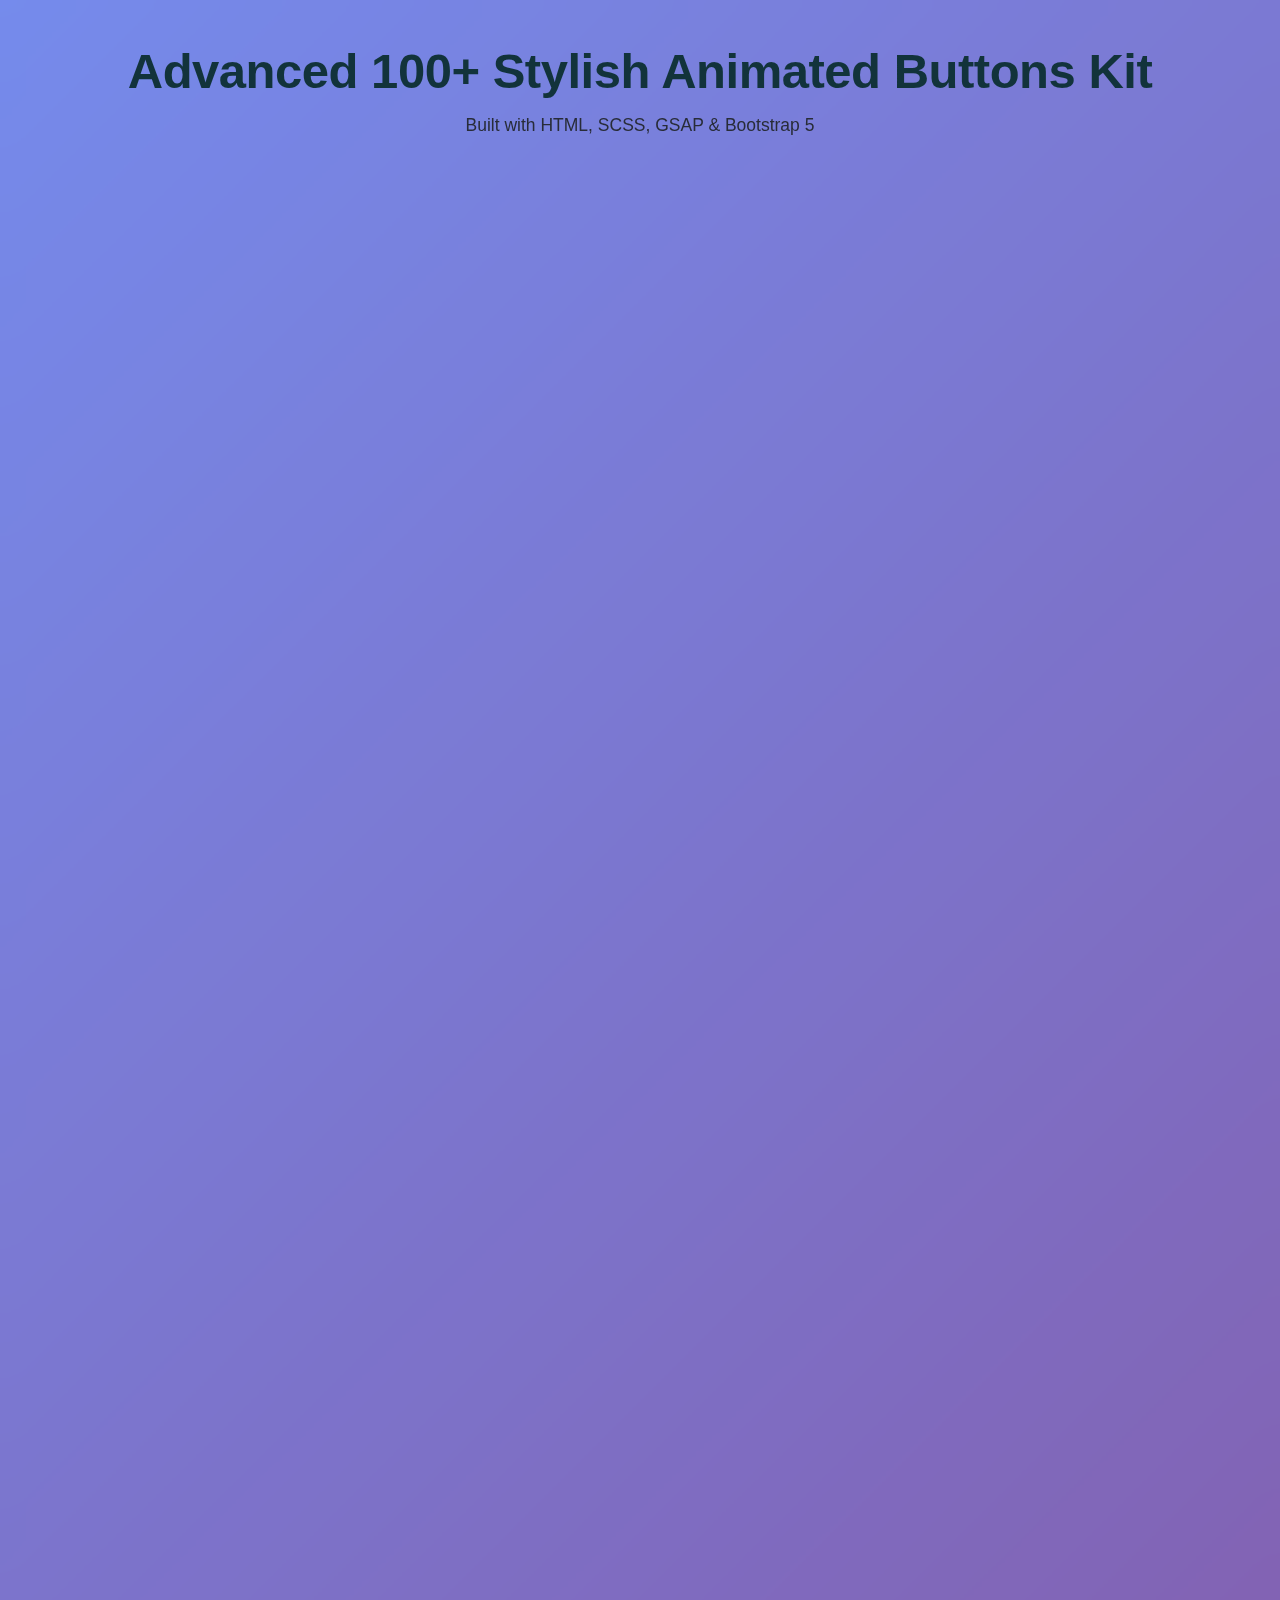
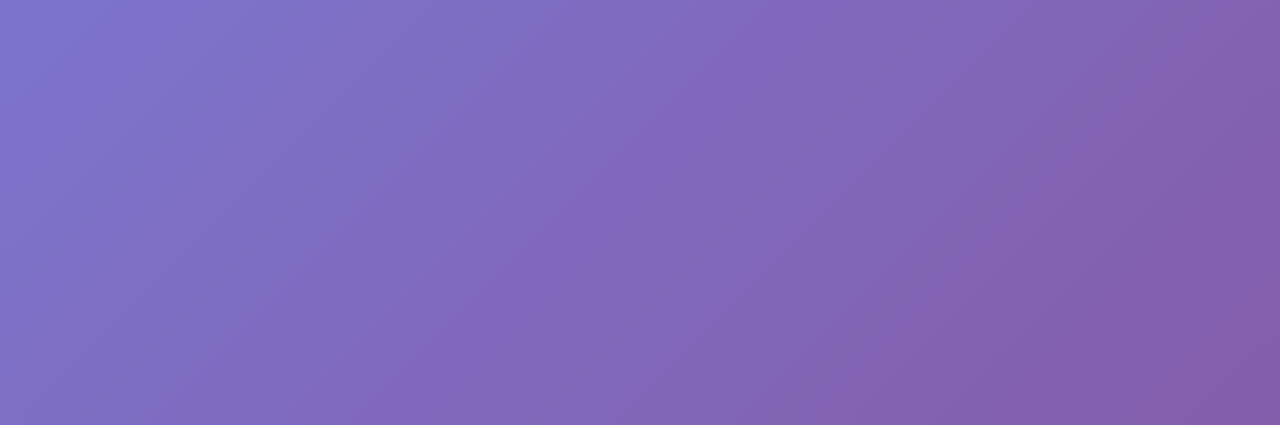
<file: index.html>
<!DOCTYPE html>
<html lang="en">
<head>
    <meta charset="UTF-8">
    <meta name="viewport" content="width=device-width, initial-scale=1.0">
    <title>Advanced 100+ Stylish Animated Buttons Kit</title>
    <link href="https://cdn.jsdelivr.net/npm/bootstrap@5.3.0/dist/css/bootstrap.min.css" rel="stylesheet">
    <link href="style.css" rel="stylesheet">
</head>
<body>
    <div class="wrap">
        <div class="container py-5">
            <!-- Header Section -->
            <div class="text-center mb-5">
                <h1 class="display-4 fw-bold mb-3">Advanced 100+ Stylish Animated Buttons Kit</h1>
                <p class="lead mb-4">Built with HTML, SCSS, GSAP & Bootstrap 5</p>
                <div class="row justify-content-center">
                    <div class="col-lg-8">
                        <div class="d-flex flex-wrap justify-content-center gap-2 mb-4">
                            <span class="badge bg-primary">100+ Unique Button Styles</span>
                            <span class="badge bg-secondary">GSAP Animations</span>
                            <span class="badge bg-success">Responsive Design</span>
                            <span class="badge bg-warning">Modern Effects</span>
                            <span class="badge bg-info">BEM Methodology</span>
                            <span class="badge bg-dark">Bootstrap 5 Integration</span>
                        </div>
                    </div>
                </div>
            </div>

            <!-- Buttons Grid -->
            <div class="buttons-grid">
                <div class="row g-3">
                    <!-- Solid Buttons -->
                    <div class="col-md-3"><button class="it-btn it-btn--style1">Button 1</button></div>
                    <div class="col-md-3"><button class="it-btn it-btn--style2">Button 2</button></div>
                    <div class="col-md-3"><button class="it-btn it-btn--style3">Button 3</button></div>
                    <div class="col-md-3"><button class="it-btn it-btn--style4">Button 4</button></div>
                    
                    <!-- Gradient Buttons -->
                    <div class="col-md-3"><button class="it-btn it-btn--style5">Button 5</button></div>
                    <div class="col-md-3"><button class="it-btn it-btn--style6">Button 6</button></div>
                    <div class="col-md-3"><button class="it-btn it-btn--style7">Button 7</button></div>
                    <div class="col-md-3"><button class="it-btn it-btn--style8">Button 8</button></div>
                    
                    <!-- Outlined Buttons -->
                    <div class="col-md-3"><button class="it-btn it-btn--style9">Button 9</button></div>
                    <div class="col-md-3"><button class="it-btn it-btn--style10">Button 10</button></div>
                    <div class="col-md-3"><button class="it-btn it-btn--style11">Button 11</button></div>
                    <div class="col-md-3"><button class="it-btn it-btn--style12">Button 12</button></div>
                    
                    <!-- Ghost Buttons -->
                    <div class="col-md-3"><button class="it-btn it-btn--style13">Button 13</button></div>
                    <div class="col-md-3"><button class="it-btn it-btn--style14">Button 14</button></div>
                    <div class="col-md-3"><button class="it-btn it-btn--style15">Button 15</button></div>
                    <div class="col-md-3"><button class="it-btn it-btn--style16">Button 16</button></div>
                    
                    <!-- Glassmorphism Buttons -->
                    <div class="col-md-3"><button class="it-btn it-btn--style17">Button 17</button></div>
                    <div class="col-md-3"><button class="it-btn it-btn--style18">Button 18</button></div>
                    <div class="col-md-3"><button class="it-btn it-btn--style19">Button 19</button></div>
                    <div class="col-md-3"><button class="it-btn it-btn--style20">Button 20</button></div>
                    
                    <!-- Neon Buttons -->
                    <div class="col-md-3"><button class="it-btn it-btn--style21">Button 21</button></div>
                    <div class="col-md-3"><button class="it-btn it-btn--style22">Button 22</button></div>
                    <div class="col-md-3"><button class="it-btn it-btn--style23">Button 23</button></div>
                    <div class="col-md-3"><button class="it-btn it-btn--style24">Button 24</button></div>
                    
                    <!-- 3D Buttons -->
                    <div class="col-md-3"><button class="it-btn it-btn--style25">Button 25</button></div>
                    <div class="col-md-3"><button class="it-btn it-btn--style26">Button 26</button></div>
                    <div class="col-md-3"><button class="it-btn it-btn--style27">Button 27</button></div>
                    <div class="col-md-3"><button class="it-btn it-btn--style28">Button 28</button></div>
                    
                    <!-- Shadow Buttons -->
                    <div class="col-md-3"><button class="it-btn it-btn--style29">Button 29</button></div>
                    <div class="col-md-3"><button class="it-btn it-btn--style30">Button 30</button></div>
                    <div class="col-md-3"><button class="it-btn it-btn--style31">Button 31</button></div>
                    <div class="col-md-3"><button class="it-btn it-btn--style32">Button 32</button></div>
                    
                    <!-- Icon Buttons -->
                    <div class="col-md-3"><button class="it-btn it-btn--style33">🚀 Button 33</button></div>
                    <div class="col-md-3"><button class="it-btn it-btn--style34">⭐ Button 34</button></div>
                    <div class="col-md-3"><button class="it-btn it-btn--style35">💎 Button 35</button></div>
                    <div class="col-md-3"><button class="it-btn it-btn--style36">🔥 Button 36</button></div>
                    
                    <!-- Rounded Buttons -->
                    <div class="col-md-3"><button class="it-btn it-btn--style37">Button 37</button></div>
                    <div class="col-md-3"><button class="it-btn it-btn--style38">Button 38</button></div>
                    <div class="col-md-3"><button class="it-btn it-btn--style39">Button 39</button></div>
                    <div class="col-md-3"><button class="it-btn it-btn--style40">Button 40</button></div>
                    
                    <!-- Circular Buttons -->
                    <div class="col-md-3"><button class="it-btn it-btn--style41">41</button></div>
                    <div class="col-md-3"><button class="it-btn it-btn--style42">42</button></div>
                    <div class="col-md-3"><button class="it-btn it-btn--style43">43</button></div>
                    <div class="col-md-3"><button class="it-btn it-btn--style44">44</button></div>
                    
                    <!-- Animated Border Buttons -->
                    <div class="col-md-3"><button class="it-btn it-btn--style45">Button 45</button></div>
                    <div class="col-md-3"><button class="it-btn it-btn--style46">Button 46</button></div>
                    <div class="col-md-3"><button class="it-btn it-btn--style47">Button 47</button></div>
                    <div class="col-md-3"><button class="it-btn it-btn--style48">Button 48</button></div>
                    
                    <!-- Hover Effect Buttons -->
                    <div class="col-md-3"><button class="it-btn it-btn--style49">Button 49</button></div>
                    <div class="col-md-3"><button class="it-btn it-btn--style50">Button 50</button></div>
                    <div class="col-md-3"><button class="it-btn it-btn--style51">Button 51</button></div>
                    <div class="col-md-3"><button class="it-btn it-btn--style52">Button 52</button></div>
                    
                    <!-- Transform Effect Buttons -->
                    <div class="col-md-3"><button class="it-btn it-btn--style53">Button 53</button></div>
                    <div class="col-md-3"><button class="it-btn it-btn--style54">Button 54</button></div>
                    <div class="col-md-3"><button class="it-btn it-btn--style55">Button 55</button></div>
                    <div class="col-md-3"><button class="it-btn it-btn--style56">Button 56</button></div>
                    
                    <!-- Glow Effect Buttons -->
                    <div class="col-md-3"><button class="it-btn it-btn--style57">Button 57</button></div>
                    <div class="col-md-3"><button class="it-btn it-btn--style58">Button 58</button></div>
                    <div class="col-md-3"><button class="it-btn it-btn--style59">Button 59</button></div>
                    <div class="col-md-3"><button class="it-btn it-btn--style60">Button 60</button></div>
                    
                    <!-- Shimmer Effect Buttons -->
                    <div class="col-md-3"><button class="it-btn it-btn--style61">Button 61</button></div>
                    <div class="col-md-3"><button class="it-btn it-btn--style62">Button 62</button></div>
                    <div class="col-md-3"><button class="it-btn it-btn--style63">Button 63</button></div>
                    <div class="col-md-3"><button class="it-btn it-btn--style64">Button 64</button></div>
                    
                    <!-- Pulse Effect Buttons -->
                    <div class="col-md-3"><button class="it-btn it-btn--style65">Button 65</button></div>
                    <div class="col-md-3"><button class="it-btn it-btn--style66">Button 66</button></div>
                    <div class="col-md-3"><button class="it-btn it-btn--style67">Button 67</button></div>
                    <div class="col-md-3"><button class="it-btn it-btn--style68">Button 68</button></div>
                    
                    <!-- Bounce Effect Buttons -->
                    <div class="col-md-3"><button class="it-btn it-btn--style69">Button 69</button></div>
                    <div class="col-md-3"><button class="it-btn it-btn--style70">Button 70</button></div>
                    <div class="col-md-3"><button class="it-btn it-btn--style71">Button 71</button></div>
                    <div class="col-md-3"><button class="it-btn it-btn--style72">Button 72</button></div>
                    
                    <!-- Size Variants -->
                    <div class="col-md-3"><button class="it-btn it-btn--style73 it-btn--sm">Small 73</button></div>
                    <div class="col-md-3"><button class="it-btn it-btn--style74 it-btn--md">Medium 74</button></div>
                    <div class="col-md-3"><button class="it-btn it-btn--style75 it-btn--lg">Large 75</button></div>
                    <div class="col-md-3"><button class="it-btn it-btn--style76 it-btn--xl">XL 76</button></div>
                    
                    <!-- Special Effects -->
                    <div class="col-md-3"><button class="it-btn it-btn--style77">Button 77</button></div>
                    <div class="col-md-3"><button class="it-btn it-btn--style78">Button 78</button></div>
                    <div class="col-md-3"><button class="it-btn it-btn--style79">Button 79</button></div>
                    <div class="col-md-3"><button class="it-btn it-btn--style80">Button 80</button></div>
                    
                    <!-- More Variants -->
                    <div class="col-md-3"><button class="it-btn it-btn--style81">Button 81</button></div>
                    <div class="col-md-3"><button class="it-btn it-btn--style82">Button 82</button></div>
                    <div class="col-md-3"><button class="it-btn it-btn--style83">Button 83</button></div>
                    <div class="col-md-3"><button class="it-btn it-btn--style84">Button 84</button></div>
                    
                    <div class="col-md-3"><button class="it-btn it-btn--style85">Button 85</button></div>
                    <div class="col-md-3"><button class="it-btn it-btn--style86">Button 86</button></div>
                    <div class="col-md-3"><button class="it-btn it-btn--style87">Button 87</button></div>
                    <div class="col-md-3"><button class="it-btn it-btn--style88">Button 88</button></div>
                    
                    <div class="col-md-3"><button class="it-btn it-btn--style89">Button 89</button></div>
                    <div class="col-md-3"><button class="it-btn it-btn--style90">Button 90</button></div>
                    <div class="col-md-3"><button class="it-btn it-btn--style91">Button 91</button></div>
                    <div class="col-md-3"><button class="it-btn it-btn--style92">Button 92</button></div>
                    
                    <div class="col-md-3"><button class="it-btn it-btn--style93">Button 93</button></div>
                    <div class="col-md-3"><button class="it-btn it-btn--style94">Button 94</button></div>
                    <div class="col-md-3"><button class="it-btn it-btn--style95">Button 95</button></div>
                    <div class="col-md-3"><button class="it-btn it-btn--style96">Button 96</button></div>
                    
                    <div class="col-md-3"><button class="it-btn it-btn--style97">Button 97</button></div>
                    <div class="col-md-3"><button class="it-btn it-btn--style98">Button 98</button></div>
                    <div class="col-md-3"><button class="it-btn it-btn--style99">Button 99</button></div>
                    <div class="col-md-3"><button class="it-btn it-btn--style100">Button 100</button></div>
                    
                    <!-- Bonus Buttons -->
                    <div class="col-md-3"><button class="it-btn it-btn--style101">⚡ Bonus 101</button></div>
                    <div class="col-md-3"><button class="it-btn it-btn--style102">🎯 Bonus 102</button></div>
                    <div class="col-md-3"><button class="it-btn it-btn--style103">🌟 Bonus 103</button></div>
                    <div class="col-md-3"><button class="it-btn it-btn--style104">✨ Bonus 104</button></div>
                    
                    <div class="col-md-3"><button class="it-btn it-btn--style105">🎨 Bonus 105</button></div>
                    <div class="col-md-3"><button class="it-btn it-btn--style106">🔮 Bonus 106</button></div>
                    <div class="col-md-3"><button class="it-btn it-btn--style107">💫 Bonus 107</button></div>
                    <div class="col-md-3"><button class="it-btn it-btn--style108">🌈 Bonus 108</button></div>
                </div>
            </div>
        </div>
    </div>

    <script src="https://cdnjs.cloudflare.com/ajax/libs/gsap/3.12.2/gsap.min.js"></script>
    <script src="app.js"></script>
</body>
</html>
</file>
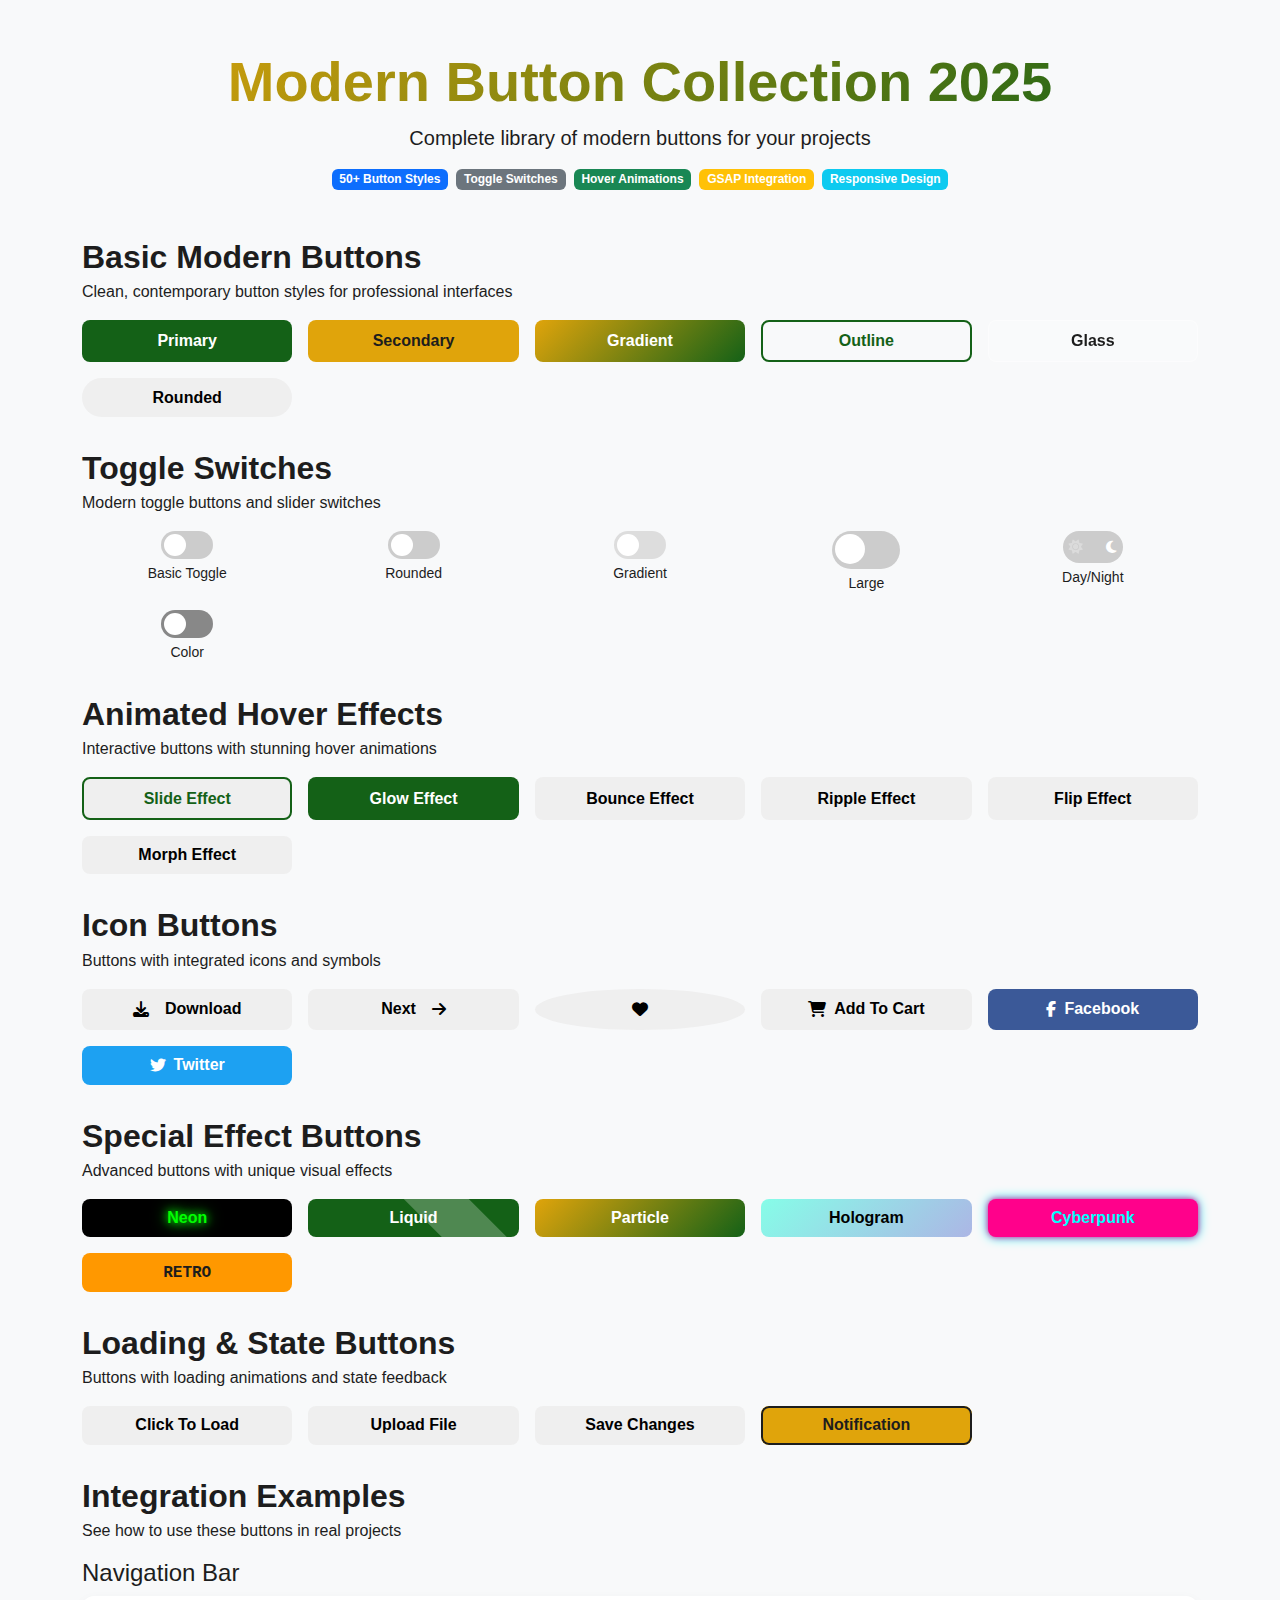
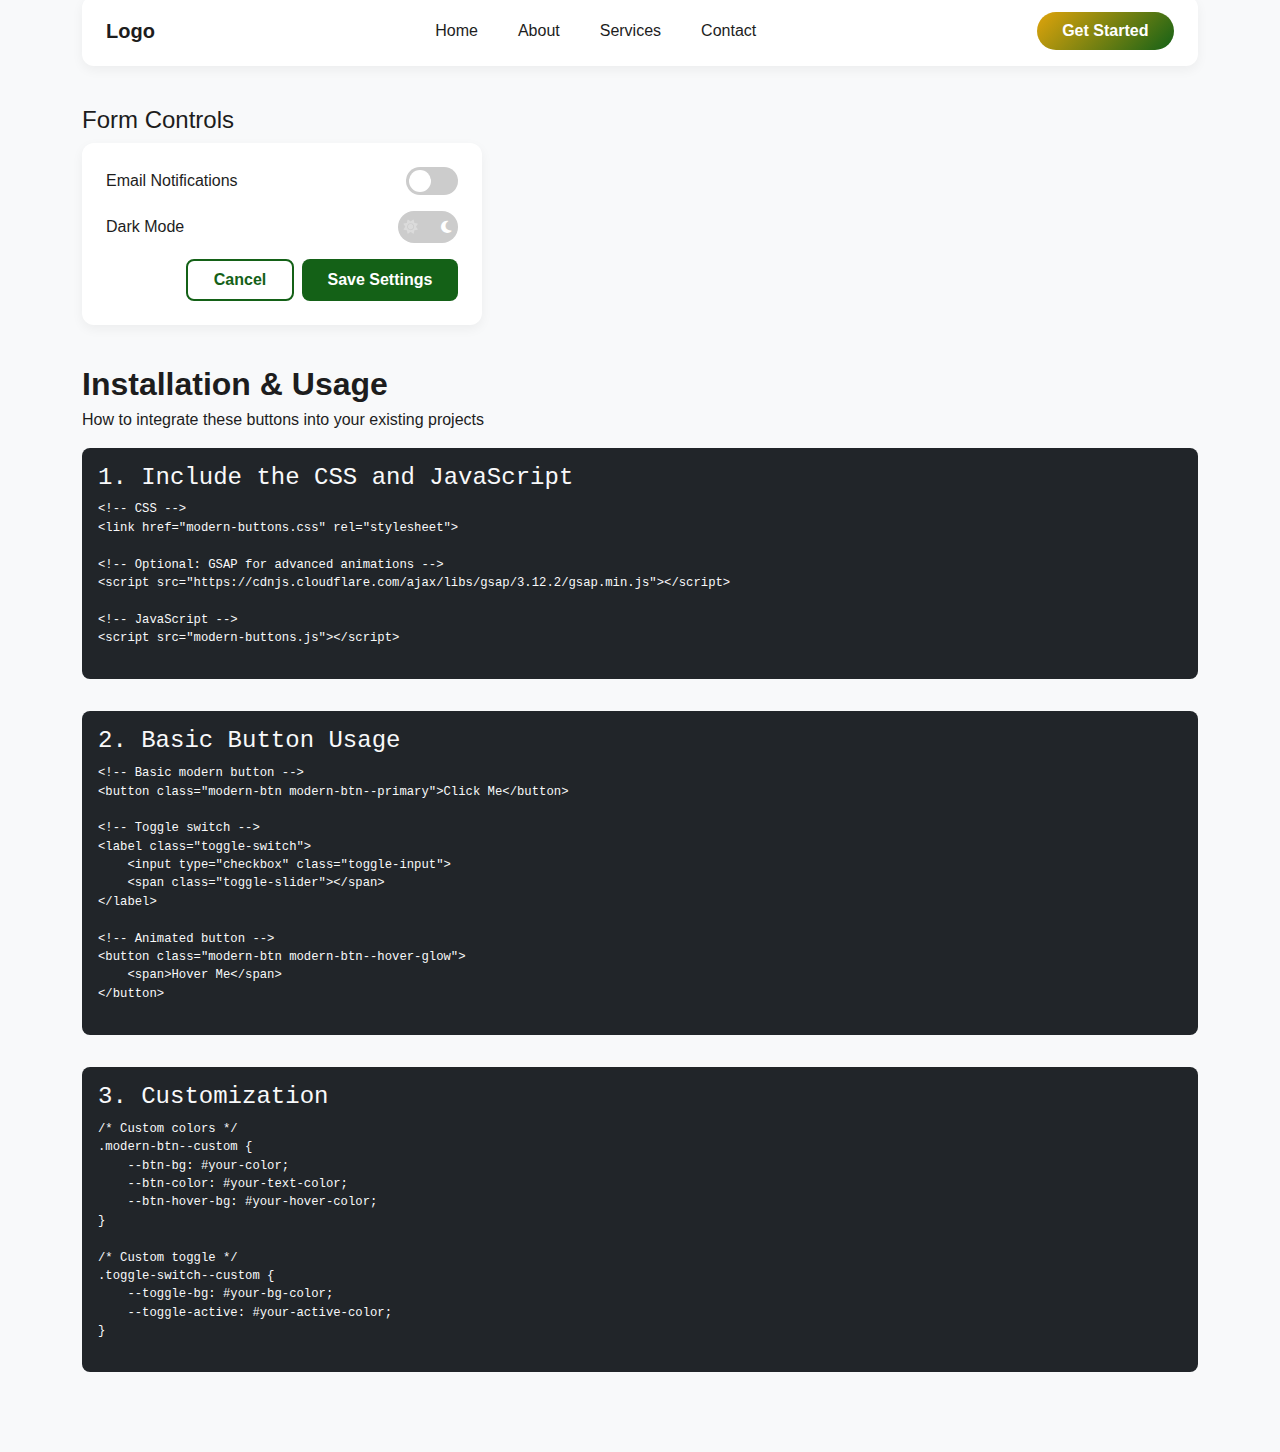
<file: version2/index.html>
<!DOCTYPE html>
<html lang="en">

<head>
    <meta charset="UTF-8">
    <meta name="viewport" content="width=device-width, initial-scale=1.0">
    <title>Modern Button Collection 2025</title>
    <link href="https://cdn.jsdelivr.net/npm/bootstrap@5.3.0/dist/css/bootstrap.min.css" rel="stylesheet">
    <link href="https://cdnjs.cloudflare.com/ajax/libs/font-awesome/6.4.0/css/all.min.css" rel="stylesheet">
    <link href="modern-buttons.css" rel="stylesheet">
</head>

<body>
    <div class="container py-5">
        <!-- Header -->
        <div class="text-center mb-5">
            <h1 class="display-4 fw-bold gradient-text">Modern Button Collection 2025</h1>
            <p class="lead">Complete library of modern buttons for your projects</p>
            <div class="d-flex justify-content-center gap-2 flex-wrap mb-4">
                <span class="badge bg-primary">50+ Button Styles</span>
                <span class="badge bg-secondary">Toggle Switches</span>
                <span class="badge bg-success">Hover Animations</span>
                <span class="badge bg-warning">GSAP Integration</span>
                <span class="badge bg-info">Responsive Design</span>
            </div>
        </div>

        <!-- Category: Basic Modern Buttons -->
        <div class="section-header">
            <h2>Basic Modern Buttons</h2>
            <p>Clean, contemporary button styles for professional interfaces</p>
        </div>
        <div class="button-grid">
            <button class="modern-btn modern-btn--primary">Primary</button>
            <button class="modern-btn modern-btn--secondary">Secondary</button>
            <button class="modern-btn modern-btn--gradient">Gradient</button>
            <button class="modern-btn modern-btn--outline">Outline</button>
            <button class="modern-btn modern-btn--glass">Glass</button>
            <button class="modern-btn modern-btn--rounded">Rounded</button>
        </div>

        <!-- Category: Toggle Switches -->
        <div class="section-header">
            <h2>Toggle Switches</h2>
            <p>Modern toggle buttons and slider switches</p>
        </div>
        <div class="button-grid">
            <!-- Basic Toggle -->
            <div class="toggle-wrapper">
                <label class="toggle-switch">
                    <input type="checkbox" class="toggle-input">
                    <span class="toggle-slider"></span>
                </label>
                <span class="toggle-label">Basic Toggle</span>
            </div>

            <!-- Rounded Toggle -->
            <div class="toggle-wrapper">
                <label class="toggle-switch toggle-switch--rounded">
                    <input type="checkbox" class="toggle-input">
                    <span class="toggle-slider toggle-slider--rounded"></span>
                </label>
                <span class="toggle-label">Rounded</span>
            </div>

            <!-- Gradient Toggle -->
            <div class="toggle-wrapper">
                <label class="toggle-switch toggle-switch--gradient">
                    <input type="checkbox" class="toggle-input">
                    <span class="toggle-slider toggle-slider--gradient"></span>
                </label>
                <span class="toggle-label">Gradient</span>
            </div>

            <!-- Large Toggle -->
            <div class="toggle-wrapper">
                <label class="toggle-switch toggle-switch--large">
                    <input type="checkbox" class="toggle-input">
                    <span class="toggle-slider toggle-slider--large"></span>
                </label>
                <span class="toggle-label">Large</span>
            </div>

            <!-- Icon Toggle -->
            <div class="toggle-wrapper">
                <label class="toggle-switch toggle-switch--icon">
                    <input type="checkbox" class="toggle-input">
                    <span class="toggle-slider toggle-slider--icon">
                        <i class="fas fa-sun toggle-icon-on"></i>
                        <i class="fas fa-moon toggle-icon-off"></i>
                    </span>
                </label>
                <span class="toggle-label">Day/Night</span>
            </div>

            <!-- Color Toggle -->
            <div class="toggle-wrapper">
                <label class="toggle-switch toggle-switch--color">
                    <input type="checkbox" class="toggle-input">
                    <span class="toggle-slider toggle-slider--color"></span>
                </label>
                <span class="toggle-label">Color</span>
            </div>
        </div>

        <!-- Category: Animated Buttons -->
        <div class="section-header">
            <h2>Animated Hover Effects</h2>
            <p>Interactive buttons with stunning hover animations</p>
        </div>
        <div class="button-grid">
            <button class="modern-btn modern-btn--hover-slide">
                <span>Slide Effect</span>
            </button>
            <button class="modern-btn modern-btn--hover-glow">
                <span>Glow Effect</span>
            </button>
            <button class="modern-btn modern-btn--hover-bounce">
                <span>Bounce Effect</span>
            </button>
            <button class="modern-btn modern-btn--hover-ripple">
                <span>Ripple Effect</span>
            </button>
            <button class="modern-btn modern-btn--hover-flip">
                <span>Flip Effect</span>
            </button>
            <button class="modern-btn modern-btn--hover-morph">
                <span>Morph Effect</span>
            </button>
        </div>

        <!-- Category: Icon Buttons -->
        <div class="section-header">
            <h2>Icon Buttons</h2>
            <p>Buttons with integrated icons and symbols</p>
        </div>
        <div class="button-grid">
            <button class="modern-btn modern-btn--icon-left">
                <i class="fas fa-download"></i>
                <span>Download</span>
            </button>
            <button class="modern-btn modern-btn--icon-right">
                <span>Next</span>
                <i class="fas fa-arrow-right"></i>
            </button>
            <button class="modern-btn modern-btn--icon-only">
                <i class="fas fa-heart"></i>
            </button>
            <button class="modern-btn modern-btn--icon-animated">
                <i class="fas fa-shopping-cart"></i>
                <span>Add to Cart</span>
            </button>
            <button class="modern-btn modern-btn--icon-social facebook">
                <i class="fab fa-facebook-f"></i>
                <span>Facebook</span>
            </button>
            <button class="modern-btn modern-btn--icon-social twitter">
                <i class="fab fa-twitter"></i>
                <span>Twitter</span>
            </button>
        </div>

        <!-- Category: Special Effects -->
        <div class="section-header">
            <h2>Special Effect Buttons</h2>
            <p>Advanced buttons with unique visual effects</p>
        </div>
        <div class="button-grid">
            <button class="modern-btn modern-btn--neon">
                <span>Neon</span>
            </button>
            <button class="modern-btn modern-btn--liquid">
                <span>Liquid</span>
            </button>
            <button class="modern-btn modern-btn--particle">
                <span>Particle</span>
            </button>
            <button class="modern-btn modern-btn--hologram">
                <span>Hologram</span>
            </button>
            <button class="modern-btn modern-btn--cyberpunk">
                <span>Cyberpunk</span>
            </button>
            <button class="modern-btn modern-btn--retro">
                <span>Retro</span>
            </button>
        </div>

        <!-- Category: Loading States -->
        <div class="section-header">
            <h2>Loading & State Buttons</h2>
            <p>Buttons with loading animations and state feedback</p>
        </div>
        <div class="button-grid">
            <button class="modern-btn modern-btn--loading" data-loading="false">
                <span class="btn-text">Click to Load</span>
                <span class="btn-loader">
                    <div class="spinner"></div>
                </span>
            </button>
            <button class="modern-btn modern-btn--progress" data-progress="0">
                <span class="btn-text">Upload File</span>
                <div class="progress-bar"></div>
            </button>
            <button class="modern-btn modern-btn--success" data-state="default">
                <span class="btn-text">Save Changes</span>
                <i class="fas fa-check btn-icon"></i>
            </button>
            <button class="modern-btn modern-btn--pulse">
                <span>Notification</span>
                <div class="pulse-ring"></div>
            </button>
        </div>

        <!-- Integration Examples -->
        <div class="section-header">
            <h2>Integration Examples</h2>
            <p>See how to use these buttons in real projects</p>
        </div>

        <!-- Navigation Example -->
        <div class="integration-example">
            <h4>Navigation Bar</h4>
            <nav class="example-nav">
                <div class="nav-brand">Logo</div>
                <div class="nav-links">
                    <button class="modern-btn modern-btn--nav">Home</button>
                    <button class="modern-btn modern-btn--nav">About</button>
                    <button class="modern-btn modern-btn--nav">Services</button>
                    <button class="modern-btn modern-btn--nav">Contact</button>
                </div>
                <button class="modern-btn modern-btn--cta">Get Started</button>
            </nav>
        </div>

        <!-- Form Example -->
        <div class="integration-example">
            <h4>Form Controls</h4>
            <form class="example-form">
                <div class="form-group">
                    <label>Email Notifications</label>
                    <label class="toggle-switch">
                        <input type="checkbox" class="toggle-input">
                        <span class="toggle-slider toggle-slider--rounded"></span>
                    </label>
                </div>
                <div class="form-group">
                    <label>Dark Mode</label>
                    <label class="toggle-switch toggle-switch--icon">
                        <input type="checkbox" class="toggle-input">
                        <span class="toggle-slider toggle-slider--icon">
                            <i class="fas fa-sun toggle-icon-on"></i>
                            <i class="fas fa-moon toggle-icon-off"></i>
                        </span>
                    </label>
                </div>
                <div class="form-actions">
                    <button type="button" class="modern-btn modern-btn--outline">Cancel</button>
                    <button type="submit" class="modern-btn modern-btn--primary">Save Settings</button>
                </div>
            </form>
        </div>

        <!-- Installation Guide -->
        <div class="section-header">
            <h2>Installation & Usage</h2>
            <p>How to integrate these buttons into your existing projects</p>
        </div>

        <div class="code-example">
            <h4>1. Include the CSS and JavaScript</h4>
            <pre><code>&lt;!-- CSS --&gt;
&lt;link href="modern-buttons.css" rel="stylesheet"&gt;

&lt;!-- Optional: GSAP for advanced animations --&gt;
&lt;script src="https://cdnjs.cloudflare.com/ajax/libs/gsap/3.12.2/gsap.min.js"&gt;&lt;/script&gt;

&lt;!-- JavaScript --&gt;
&lt;script src="modern-buttons.js"&gt;&lt;/script&gt;</code></pre>
        </div>

        <div class="code-example">
            <h4>2. Basic Button Usage</h4>
            <pre><code>&lt;!-- Basic modern button --&gt;
&lt;button class="modern-btn modern-btn--primary"&gt;Click Me&lt;/button&gt;

&lt;!-- Toggle switch --&gt;
&lt;label class="toggle-switch"&gt;
    &lt;input type="checkbox" class="toggle-input"&gt;
    &lt;span class="toggle-slider"&gt;&lt;/span&gt;
&lt;/label&gt;

&lt;!-- Animated button --&gt;
&lt;button class="modern-btn modern-btn--hover-glow"&gt;
    &lt;span&gt;Hover Me&lt;/span&gt;
&lt;/button&gt;</code></pre>
        </div>

        <div class="code-example">
            <h4>3. Customization</h4>
            <pre><code>/* Custom colors */
.modern-btn--custom {
    --btn-bg: #your-color;
    --btn-color: #your-text-color;
    --btn-hover-bg: #your-hover-color;
}

/* Custom toggle */
.toggle-switch--custom {
    --toggle-bg: #your-bg-color;
    --toggle-active: #your-active-color;
}</code></pre>
        </div>
    </div>

    <!-- Scripts -->
    <script src="https://cdnjs.cloudflare.com/ajax/libs/gsap/3.12.2/gsap.min.js"></script>
    <script src="modern-buttons.js"></script>
</body>

</html>
</file>
<file: style.css>
:root {
  /* Colors */
  --color-background: rgba(252, 252, 249, 1);
  --color-surface: rgba(255, 255, 253, 1);
  --color-text: rgba(19, 52, 59, 1);
  --color-text-secondary: rgba(98, 108, 113, 1);
  --color-primary: rgba(33, 128, 141, 1);
  --color-primary-hover: rgba(29, 116, 128, 1);
  --color-primary-active: rgba(26, 104, 115, 1);
  --color-secondary: rgba(94, 82, 64, 0.12);
  --color-secondary-hover: rgba(94, 82, 64, 0.2);
  --color-secondary-active: rgba(94, 82, 64, 0.25);
  --color-border: rgba(94, 82, 64, 0.2);
  --color-btn-primary-text: rgba(252, 252, 249, 1);
  --color-card-border: rgba(94, 82, 64, 0.12);
  --color-card-border-inner: rgba(94, 82, 64, 0.12);
  --color-error: rgba(192, 21, 47, 1);
  --color-success: rgba(33, 128, 141, 1);
  --color-warning: rgba(168, 75, 47, 1);
  --color-info: rgba(98, 108, 113, 1);
  --color-focus-ring: rgba(33, 128, 141, 0.4);
  --color-select-caret: rgba(19, 52, 59, 0.8);

  /* Common style patterns */
  --focus-ring: 0 0 0 3px var(--color-focus-ring);
  --focus-outline: 2px solid var(--color-primary);
  --status-bg-opacity: 0.15;
  --status-border-opacity: 0.25;
  --select-caret-light: url("data:image/svg+xml,%3Csvg xmlns='http://www.w3.org/2000/svg' width='16' height='16' viewBox='0 0 24 24' fill='none' stroke='%23134252' stroke-width='2' stroke-linecap='round' stroke-linejoin='round'%3E%3Cpolyline points='6 9 12 15 18 9'%3E%3C/polyline%3E%3C/svg%3E");
  --select-caret-dark: url("data:image/svg+xml,%3Csvg xmlns='http://www.w3.org/2000/svg' width='16' height='16' viewBox='0 0 24 24' fill='none' stroke='%23f5f5f5' stroke-width='2' stroke-linecap='round' stroke-linejoin='round'%3E%3Cpolyline points='6 9 12 15 18 9'%3E%3C/polyline%3E%3C/svg%3E");

  /* RGB versions for opacity control */
  --color-success-rgb: 33, 128, 141;
  --color-error-rgb: 192, 21, 47;
  --color-warning-rgb: 168, 75, 47;
  --color-info-rgb: 98, 108, 113;

  /* Typography */
  --font-family-base: "FKGroteskNeue", "Geist", "Inter", -apple-system,
    BlinkMacSystemFont, "Segoe UI", Roboto, sans-serif;
  --font-family-mono: "Berkeley Mono", ui-monospace, SFMono-Regular, Menlo,
    Monaco, Consolas, monospace;
  --font-size-xs: 11px;
  --font-size-sm: 12px;
  --font-size-base: 14px;
  --font-size-md: 14px;
  --font-size-lg: 16px;
  --font-size-xl: 18px;
  --font-size-2xl: 20px;
  --font-size-3xl: 24px;
  --font-size-4xl: 30px;
  --font-weight-normal: 400;
  --font-weight-medium: 500;
  --font-weight-semibold: 550;
  --font-weight-bold: 600;
  --line-height-tight: 1.2;
  --line-height-normal: 1.5;
  --letter-spacing-tight: -0.01em;

  /* Spacing */
  --space-0: 0;
  --space-1: 1px;
  --space-2: 2px;
  --space-4: 4px;
  --space-6: 6px;
  --space-8: 8px;
  --space-10: 10px;
  --space-12: 12px;
  --space-16: 16px;
  --space-20: 20px;
  --space-24: 24px;
  --space-32: 32px;

  /* Border Radius */
  --radius-sm: 6px;
  --radius-base: 8px;
  --radius-md: 10px;
  --radius-lg: 12px;
  --radius-full: 9999px;

  /* Shadows */
  --shadow-xs: 0 1px 2px rgba(0, 0, 0, 0.02);
  --shadow-sm: 0 1px 3px rgba(0, 0, 0, 0.04), 0 1px 2px rgba(0, 0, 0, 0.02);
  --shadow-md: 0 4px 6px -1px rgba(0, 0, 0, 0.04),
    0 2px 4px -1px rgba(0, 0, 0, 0.02);
  --shadow-lg: 0 10px 15px -3px rgba(0, 0, 0, 0.04),
    0 4px 6px -2px rgba(0, 0, 0, 0.02);
  --shadow-inset-sm: inset 0 1px 0 rgba(255, 255, 255, 0.15),
    inset 0 -1px 0 rgba(0, 0, 0, 0.03);

  /* Animation */
  --duration-fast: 150ms;
  --duration-normal: 250ms;
  --ease-standard: cubic-bezier(0.16, 1, 0.3, 1);

  /* Layout */
  --container-sm: 640px;
  --container-md: 768px;
  --container-lg: 1024px;
  --container-xl: 1280px;
}

/* Dark mode colors */
@media (prefers-color-scheme: dark) {
  :root {
    --color-background: rgba(31, 33, 33, 1);
    --color-surface: rgba(38, 40, 40, 1);
    --color-text: rgba(245, 245, 245, 1);
    --color-text-secondary: rgba(167, 169, 169, 0.7);
    --color-primary: rgba(50, 184, 198, 1);
    --color-primary-hover: rgba(45, 166, 178, 1);
    --color-primary-active: rgba(41, 150, 161, 1);
    --color-secondary: rgba(119, 124, 124, 0.15);
    --color-secondary-hover: rgba(119, 124, 124, 0.25);
    --color-secondary-active: rgba(119, 124, 124, 0.3);
    --color-border: rgba(119, 124, 124, 0.3);
    --color-error: rgba(255, 84, 89, 1);
    --color-success: rgba(50, 184, 198, 1);
    --color-warning: rgba(230, 129, 97, 1);
    --color-info: rgba(167, 169, 169, 1);
    --color-focus-ring: rgba(50, 184, 198, 0.4);
    --color-btn-primary-text: rgba(19, 52, 59, 1);
    --color-card-border: rgba(119, 124, 124, 0.2);
    --color-card-border-inner: rgba(119, 124, 124, 0.15);
    --shadow-inset-sm: inset 0 1px 0 rgba(255, 255, 255, 0.1),
      inset 0 -1px 0 rgba(0, 0, 0, 0.15);
    --button-border-secondary: rgba(119, 124, 124, 0.2);
    --color-border-secondary: rgba(119, 124, 124, 0.2);
    --color-select-caret: rgba(245, 245, 245, 0.8);

    /* Common style patterns - updated for dark mode */
    --focus-ring: 0 0 0 3px var(--color-focus-ring);
    --focus-outline: 2px solid var(--color-primary);
    --status-bg-opacity: 0.15;
    --status-border-opacity: 0.25;
    --select-caret-light: url("data:image/svg+xml,%3Csvg xmlns='http://www.w3.org/2000/svg' width='16' height='16' viewBox='0 0 24 24' fill='none' stroke='%23134252' stroke-width='2' stroke-linecap='round' stroke-linejoin='round'%3E%3Cpolyline points='6 9 12 15 18 9'%3E%3C/polyline%3E%3C/svg%3E");
    --select-caret-dark: url("data:image/svg+xml,%3Csvg xmlns='http://www.w3.org/2000/svg' width='16' height='16' viewBox='0 0 24 24' fill='none' stroke='%23f5f5f5' stroke-width='2' stroke-linecap='round' stroke-linejoin='round'%3E%3Cpolyline points='6 9 12 15 18 9'%3E%3C/polyline%3E%3C/svg%3E");

    /* RGB versions for dark mode */
    --color-success-rgb: 50, 184, 198;
    --color-error-rgb: 255, 84, 89;
    --color-warning-rgb: 230, 129, 97;
    --color-info-rgb: 167, 169, 169;
  }
}

/* Data attribute for manual theme switching */
[data-color-scheme="dark"] {
  --color-background: rgba(31, 33, 33, 1);
  --color-surface: rgba(38, 40, 40, 1);
  --color-text: rgba(245, 245, 245, 1);
  --color-text-secondary: rgba(167, 169, 169, 0.7);
  --color-primary: rgba(50, 184, 198, 1);
  --color-primary-hover: rgba(45, 166, 178, 1);
  --color-primary-active: rgba(41, 150, 161, 1);
  --color-secondary: rgba(119, 124, 124, 0.15);
  --color-secondary-hover: rgba(119, 124, 124, 0.25);
  --color-secondary-active: rgba(119, 124, 124, 0.3);
  --color-border: rgba(119, 124, 124, 0.3);
  --color-error: rgba(255, 84, 89, 1);
  --color-success: rgba(50, 184, 198, 1);
  --color-warning: rgba(230, 129, 97, 1);
  --color-info: rgba(167, 169, 169, 1);
  --color-focus-ring: rgba(50, 184, 198, 0.4);
  --color-btn-primary-text: rgba(19, 52, 59, 1);
  --color-card-border: rgba(119, 124, 124, 0.15);
  --color-card-border-inner: rgba(119, 124, 124, 0.15);
  --shadow-inset-sm: inset 0 1px 0 rgba(255, 255, 255, 0.1),
    inset 0 -1px 0 rgba(0, 0, 0, 0.15);
  --color-border-secondary: rgba(119, 124, 124, 0.2);
  --color-select-caret: rgba(245, 245, 245, 0.8);

  /* Common style patterns - updated for dark mode */
  --focus-ring: 0 0 0 3px var(--color-focus-ring);
  --focus-outline: 2px solid var(--color-primary);
  --status-bg-opacity: 0.15;
  --status-border-opacity: 0.25;
  --select-caret-light: url("data:image/svg+xml,%3Csvg xmlns='http://www.w3.org/2000/svg' width='16' height='16' viewBox='0 0 24 24' fill='none' stroke='%23134252' stroke-width='2' stroke-linecap='round' stroke-linejoin='round'%3E%3Cpolyline points='6 9 12 15 18 9'%3E%3C/polyline%3E%3C/svg%3E");
  --select-caret-dark: url("data:image/svg+xml,%3Csvg xmlns='http://www.w3.org/2000/svg' width='16' height='16' viewBox='0 0 24 24' fill='none' stroke='%23f5f5f5' stroke-width='2' stroke-linecap='round' stroke-linejoin='round'%3E%3Cpolyline points='6 9 12 15 18 9'%3E%3C/polyline%3E%3C/svg%3E");

  /* RGB versions for dark mode */
  --color-success-rgb: 50, 184, 198;
  --color-error-rgb: 255, 84, 89;
  --color-warning-rgb: 230, 129, 97;
  --color-info-rgb: 167, 169, 169;
}

[data-color-scheme="light"] {
  --color-background: rgba(252, 252, 249, 1);
  --color-surface: rgba(255, 255, 253, 1);
  --color-text: rgba(19, 52, 59, 1);
  --color-text-secondary: rgba(98, 108, 113, 1);
  --color-primary: rgba(33, 128, 141, 1);
  --color-primary-hover: rgba(29, 116, 128, 1);
  --color-primary-active: rgba(26, 104, 115, 1);
  --color-secondary: rgba(94, 82, 64, 0.12);
  --color-secondary-hover: rgba(94, 82, 64, 0.2);
  --color-secondary-active: rgba(94, 82, 64, 0.25);
  --color-border: rgba(94, 82, 64, 0.2);
  --color-btn-primary-text: rgba(252, 252, 249, 1);
  --color-card-border: rgba(94, 82, 64, 0.12);
  --color-card-border-inner: rgba(94, 82, 64, 0.12);
  --color-error: rgba(192, 21, 47, 1);
  --color-success: rgba(33, 128, 141, 1);
  --color-warning: rgba(168, 75, 47, 1);
  --color-info: rgba(98, 108, 113, 1);
  --color-focus-ring: rgba(33, 128, 141, 0.4);

  /* RGB versions for light mode */
  --color-success-rgb: 33, 128, 141;
  --color-error-rgb: 192, 21, 47;
  --color-warning-rgb: 168, 75, 47;
  --color-info-rgb: 98, 108, 113;
}

/* Base styles */
html {
  font-size: var(--font-size-base);
  font-family: var(--font-family-base);
  line-height: var(--line-height-normal);
  color: var(--color-text);
  background-color: var(--color-background);
  -webkit-font-smoothing: antialiased;
  box-sizing: border-box;
}

body {
  margin: 0;
  padding: 0;
}

*,
*::before,
*::after {
  box-sizing: inherit;
}

/* Typography */
h1,
h2,
h3,
h4,
h5,
h6 {
  margin: 0;
  font-weight: var(--font-weight-semibold);
  line-height: var(--line-height-tight);
  color: var(--color-text);
  letter-spacing: var(--letter-spacing-tight);
}

h1 {
  font-size: var(--font-size-4xl);
}
h2 {
  font-size: var(--font-size-3xl);
}
h3 {
  font-size: var(--font-size-2xl);
}
h4 {
  font-size: var(--font-size-xl);
}
h5 {
  font-size: var(--font-size-lg);
}
h6 {
  font-size: var(--font-size-md);
}

p {
  margin: 0 0 var(--space-16) 0;
}

a {
  color: var(--color-primary);
  text-decoration: none;
  transition: color var(--duration-fast) var(--ease-standard);
}

a:hover {
  color: var(--color-primary-hover);
}

code,
pre {
  font-family: var(--font-family-mono);
  font-size: calc(var(--font-size-base) * 0.95);
  background-color: var(--color-secondary);
  border-radius: var(--radius-sm);
}

code {
  padding: var(--space-1) var(--space-4);
}

pre {
  padding: var(--space-16);
  margin: var(--space-16) 0;
  overflow: auto;
  border: 1px solid var(--color-border);
}

pre code {
  background: none;
  padding: 0;
}

/* Buttons */
.btn {
  display: inline-flex;
  align-items: center;
  justify-content: center;
  padding: var(--space-8) var(--space-16);
  border-radius: var(--radius-base);
  font-size: var(--font-size-base);
  font-weight: 500;
  line-height: 1.5;
  cursor: pointer;
  transition: all var(--duration-normal) var(--ease-standard);
  border: none;
  text-decoration: none;
  position: relative;
}

.btn:focus-visible {
  outline: none;
  box-shadow: var(--focus-ring);
}

.btn--primary {
  background: var(--color-primary);
  color: var(--color-btn-primary-text);
}

.btn--primary:hover {
  background: var(--color-primary-hover);
}

.btn--primary:active {
  background: var(--color-primary-active);
}

.btn--secondary {
  background: var(--color-secondary);
  color: var(--color-text);
}

.btn--secondary:hover {
  background: var(--color-secondary-hover);
}

.btn--secondary:active {
  background: var(--color-secondary-active);
}

.btn--outline {
  background: transparent;
  border: 1px solid var(--color-border);
  color: var(--color-text);
}

.btn--outline:hover {
  background: var(--color-secondary);
}

.btn--sm {
  padding: var(--space-4) var(--space-12);
  font-size: var(--font-size-sm);
  border-radius: var(--radius-sm);
}

.btn--lg {
  padding: var(--space-10) var(--space-20);
  font-size: var(--font-size-lg);
  border-radius: var(--radius-md);
}

.btn--full-width {
  width: 100%;
}

.btn:disabled {
  opacity: 0.5;
  cursor: not-allowed;
}

/* Form elements */
.form-control {
  display: block;
  width: 100%;
  padding: var(--space-8) var(--space-12);
  font-size: var(--font-size-md);
  line-height: 1.5;
  color: var(--color-text);
  background-color: var(--color-surface);
  border: 1px solid var(--color-border);
  border-radius: var(--radius-base);
  transition: border-color var(--duration-fast) var(--ease-standard),
    box-shadow var(--duration-fast) var(--ease-standard);
}

textarea.form-control {
  font-family: var(--font-family-base);
  font-size: var(--font-size-base);
}

select.form-control {
  padding: var(--space-8) var(--space-12);
  -webkit-appearance: none;
  -moz-appearance: none;
  appearance: none;
  background-image: var(--select-caret-light);
  background-repeat: no-repeat;
  background-position: right var(--space-12) center;
  background-size: 16px;
  padding-right: var(--space-32);
}

/* Add a dark mode specific caret */
@media (prefers-color-scheme: dark) {
  select.form-control {
    background-image: var(--select-caret-dark);
  }
}

/* Also handle data-color-scheme */
[data-color-scheme="dark"] select.form-control {
  background-image: var(--select-caret-dark);
}

[data-color-scheme="light"] select.form-control {
  background-image: var(--select-caret-light);
}

.form-control:focus {
  border-color: var(--color-primary);
  outline: var(--focus-outline);
}

.form-label {
  display: block;
  margin-bottom: var(--space-8);
  font-weight: var(--font-weight-medium);
  font-size: var(--font-size-sm);
}

.form-group {
  margin-bottom: var(--space-16);
}

/* Card component */
.card {
  background-color: var(--color-surface);
  border-radius: var(--radius-lg);
  border: 1px solid var(--color-card-border);
  box-shadow: var(--shadow-sm);
  overflow: hidden;
  transition: box-shadow var(--duration-normal) var(--ease-standard);
}

.card:hover {
  box-shadow: var(--shadow-md);
}

.card__body {
  padding: var(--space-16);
}

.card__header,
.card__footer {
  padding: var(--space-16);
  border-bottom: 1px solid var(--color-card-border-inner);
}

/* Status indicators - simplified with CSS variables */
.status {
  display: inline-flex;
  align-items: center;
  padding: var(--space-6) var(--space-12);
  border-radius: var(--radius-full);
  font-weight: var(--font-weight-medium);
  font-size: var(--font-size-sm);
}

.status--success {
  background-color: rgba(
    var(--color-success-rgb, 33, 128, 141),
    var(--status-bg-opacity)
  );
  color: var(--color-success);
  border: 1px solid
    rgba(var(--color-success-rgb, 33, 128, 141), var(--status-border-opacity));
}

.status--error {
  background-color: rgba(
    var(--color-error-rgb, 192, 21, 47),
    var(--status-bg-opacity)
  );
  color: var(--color-error);
  border: 1px solid
    rgba(var(--color-error-rgb, 192, 21, 47), var(--status-border-opacity));
}

.status--warning {
  background-color: rgba(
    var(--color-warning-rgb, 168, 75, 47),
    var(--status-bg-opacity)
  );
  color: var(--color-warning);
  border: 1px solid
    rgba(var(--color-warning-rgb, 168, 75, 47), var(--status-border-opacity));
}

.status--info {
  background-color: rgba(
    var(--color-info-rgb, 98, 108, 113),
    var(--status-bg-opacity)
  );
  color: var(--color-info);
  border: 1px solid
    rgba(var(--color-info-rgb, 98, 108, 113), var(--status-border-opacity));
}

/* Container layout */
.container {
  width: 100%;
  margin-right: auto;
  margin-left: auto;
  padding-right: var(--space-16);
  padding-left: var(--space-16);
}

@media (min-width: 640px) {
  .container {
    max-width: var(--container-sm);
  }
}
@media (min-width: 768px) {
  .container {
    max-width: var(--container-md);
  }
}
@media (min-width: 1024px) {
  .container {
    max-width: var(--container-lg);
  }
}
@media (min-width: 1280px) {
  .container {
    max-width: var(--container-xl);
  }
}

/* Utility classes */
.flex {
  display: flex;
}
.flex-col {
  flex-direction: column;
}
.items-center {
  align-items: center;
}
.justify-center {
  justify-content: center;
}
.justify-between {
  justify-content: space-between;
}
.gap-4 {
  gap: var(--space-4);
}
.gap-8 {
  gap: var(--space-8);
}
.gap-16 {
  gap: var(--space-16);
}

.m-0 {
  margin: 0;
}
.mt-8 {
  margin-top: var(--space-8);
}
.mb-8 {
  margin-bottom: var(--space-8);
}
.mx-8 {
  margin-left: var(--space-8);
  margin-right: var(--space-8);
}
.my-8 {
  margin-top: var(--space-8);
  margin-bottom: var(--space-8);
}

.p-0 {
  padding: 0;
}
.py-8 {
  padding-top: var(--space-8);
  padding-bottom: var(--space-8);
}
.px-8 {
  padding-left: var(--space-8);
  padding-right: var(--space-8);
}
.py-16 {
  padding-top: var(--space-16);
  padding-bottom: var(--space-16);
}
.px-16 {
  padding-left: var(--space-16);
  padding-right: var(--space-16);
}

.block {
  display: block;
}
.hidden {
  display: none;
}

/* Accessibility */
.sr-only {
  position: absolute;
  width: 1px;
  height: 1px;
  padding: 0;
  margin: -1px;
  overflow: hidden;
  clip: rect(0, 0, 0, 0);
  white-space: nowrap;
  border-width: 0;
}

:focus-visible {
  outline: var(--focus-outline);
  outline-offset: 2px;
}

/* Dark mode specifics */
[data-color-scheme="dark"] .btn--outline {
  border: 1px solid var(--color-border-secondary);
}

@font-face {
  font-family: 'FKGroteskNeue';
  src: url('https://r2cdn.perplexity.ai/fonts/FKGroteskNeue.woff2')
    format('woff2');
}

/* Custom Properties */
:root {
  --primary-color: #007bff;
  --secondary-color: #6c757d;
  --success-color: #28a745;
  --warning-color: #ffc107;
  --danger-color: #dc3545;
  --info-color: #17a2b8;
  --light-color: #f8f9fa;
  --dark-color: #343a40;
  --btn-border-radius: 0.375rem;
  --btn-padding: 0.75rem 1.5rem;
  --btn-font-size: 1rem;
  --btn-font-weight: 500;
  --btn-line-height: 1.5;
  --btn-transition: all 0.3s ease;
}

/* Base Styles */
body {
  font-family: -apple-system, BlinkMacSystemFont, 'Segoe UI', Roboto, sans-serif;
  background: linear-gradient(135deg, #667eea 0%, #764ba2 100%);
  min-height: 100vh;
  margin: 0;
  padding: 0;
}

.wrap {
  background: rgba(255, 255, 255, 0.1);
  backdrop-filter: blur(10px);
  min-height: 100vh;
}

/* Base Button Styles */
.it-btn {
  display: inline-flex;
  align-items: center;
  justify-content: center;
  padding: var(--btn-padding);
  font-size: var(--btn-font-size);
  font-weight: var(--btn-font-weight);
  line-height: var(--btn-line-height);
  text-decoration: none;
  border: none;
  border-radius: var(--btn-border-radius);
  cursor: pointer;
  transition: var(--btn-transition);
  outline: none;
  position: relative;
  overflow: hidden;
  width: 100%;
  min-height: 50px;
  text-align: center;
  user-select: none;
}

.it-btn:focus {
  box-shadow: 0 0 0 3px rgba(0, 123, 255, 0.25);
}

/* Size Variants */
.it-btn--sm {
  padding: 0.5rem 1rem;
  font-size: 0.875rem;
  min-height: 38px;
}

.it-btn--md {
  padding: 0.75rem 1.5rem;
  font-size: 1rem;
  min-height: 50px;
}

.it-btn--lg {
  padding: 1rem 2rem;
  font-size: 1.125rem;
  min-height: 58px;
}

.it-btn--xl {
  padding: 1.25rem 2.5rem;
  font-size: 1.25rem;
  min-height: 66px;
}

/* Button Styles 1-10: Solid Colors */
.it-btn--style1 {
  background: var(--primary-color);
  color: white;
}
.it-btn--style1:hover {
  background: #0056b3;
  transform: translateY(-2px);
}

.it-btn--style2 {
  background: var(--success-color);
  color: white;
}
.it-btn--style2:hover {
  background: #1e7e34;
  transform: scale(1.05);
}

.it-btn--style3 {
  background: var(--danger-color);
  color: white;
}
.it-btn--style3:hover {
  background: #c82333;
  transform: rotate(2deg);
}

.it-btn--style4 {
  background: var(--warning-color);
  color: #212529;
}
.it-btn--style4:hover {
  background: #e0a800;
  transform: skew(-5deg);
}

/* Button Styles 5-8: Gradients */
.it-btn--style5 {
  background: linear-gradient(45deg, #ff6b6b, #ee5a24);
  color: white;
}
.it-btn--style5:hover {
  background: linear-gradient(45deg, #ee5a24, #ff6b6b);
  transform: translateY(-3px);
}

.it-btn--style6 {
  background: linear-gradient(45deg, #4ecdc4, #44a08d);
  color: white;
}
.it-btn--style6:hover {
  background: linear-gradient(45deg, #44a08d, #4ecdc4);
  transform: rotateX(10deg);
}

.it-btn--style7 {
  background: linear-gradient(45deg, #a8edea, #fed6e3);
  color: #333;
}
.it-btn--style7:hover {
  background: linear-gradient(45deg, #fed6e3, #a8edea);
  transform: rotateY(10deg);
}

.it-btn--style8 {
  background: linear-gradient(45deg, #667eea, #764ba2);
  color: white;
}
.it-btn--style8:hover {
  background: linear-gradient(45deg, #764ba2, #667eea);
  transform: scale(1.1);
}

/* Button Styles 9-12: Outlined */
.it-btn--style9 {
  background: transparent;
  border: 2px solid var(--primary-color);
  color: var(--primary-color);
}
.it-btn--style9:hover {
  background: var(--primary-color);
  color: white;
}

.it-btn--style10 {
  background: transparent;
  border: 2px solid var(--success-color);
  color: var(--success-color);
}
.it-btn--style10:hover {
  background: var(--success-color);
  color: white;
  border-color: transparent;
}

.it-btn--style11 {
  background: transparent;
  border: 2px solid var(--danger-color);
  color: var(--danger-color);
}
.it-btn--style11:hover {
  background: var(--danger-color);
  color: white;
  transform: translateX(5px);
}

.it-btn--style12 {
  background: transparent;
  border: 2px solid var(--warning-color);
  color: var(--warning-color);
}
.it-btn--style12:hover {
  background: var(--warning-color);
  color: #212529;
  border-radius: 25px;
}

/* Button Styles 13-16: Ghost */
.it-btn--style13 {
  background: rgba(0, 123, 255, 0.1);
  color: var(--primary-color);
  border: 1px solid rgba(0, 123, 255, 0.3);
}
.it-btn--style13:hover {
  background: rgba(0, 123, 255, 0.2);
  transform: translateY(-2px);
}

.it-btn--style14 {
  background: rgba(40, 167, 69, 0.1);
  color: var(--success-color);
  border: 1px solid rgba(40, 167, 69, 0.3);
}
.it-btn--style14:hover {
  background: rgba(40, 167, 69, 0.2);
  transform: scale(1.05);
}

.it-btn--style15 {
  background: rgba(220, 53, 69, 0.1);
  color: var(--danger-color);
  border: 1px solid rgba(220, 53, 69, 0.3);
}
.it-btn--style15:hover {
  background: rgba(220, 53, 69, 0.2);
  transform: rotate(-2deg);
}

.it-btn--style16 {
  background: rgba(255, 193, 7, 0.1);
  color: var(--warning-color);
  border: 1px solid rgba(255, 193, 7, 0.3);
}
.it-btn--style16:hover {
  background: rgba(255, 193, 7, 0.2);
  transform: skew(2deg);
}

/* Button Styles 17-20: Glassmorphism */
.it-btn--style17 {
  background: rgba(255, 255, 255, 0.25);
  backdrop-filter: blur(10px);
  border: 1px solid rgba(255, 255, 255, 0.18);
  color: white;
}
.it-btn--style17:hover {
  background: rgba(255, 255, 255, 0.35);
  transform: translateY(-3px);
}

.it-btn--style18 {
  background: rgba(0, 123, 255, 0.25);
  backdrop-filter: blur(10px);
  border: 1px solid rgba(0, 123, 255, 0.18);
  color: white;
}
.it-btn--style18:hover {
  background: rgba(0, 123, 255, 0.35);
  transform: scale(1.05);
}

.it-btn--style19 {
  background: rgba(40, 167, 69, 0.25);
  backdrop-filter: blur(10px);
  border: 1px solid rgba(40, 167, 69, 0.18);
  color: white;
}
.it-btn--style19:hover {
  background: rgba(40, 167, 69, 0.35);
  transform: rotateX(15deg);
}

.it-btn--style20 {
  background: rgba(220, 53, 69, 0.25);
  backdrop-filter: blur(10px);
  border: 1px solid rgba(220, 53, 69, 0.18);
  color: white;
}
.it-btn--style20:hover {
  background: rgba(220, 53, 69, 0.35);
  transform: rotateY(15deg);
}

/* Button Styles 21-24: Neon */
.it-btn--style21 {
  background: transparent;
  border: 2px solid #00f5ff;
  color: #00f5ff;
  text-shadow: 0 0 10px #00f5ff;
  box-shadow: 0 0 20px rgba(0, 245, 255, 0.3);
}
.it-btn--style21:hover {
  background: #00f5ff;
  color: #000;
  text-shadow: none;
  box-shadow: 0 0 30px rgba(0, 245, 255, 0.6);
}

.it-btn--style22 {
  background: transparent;
  border: 2px solid #ff00ff;
  color: #ff00ff;
  text-shadow: 0 0 10px #ff00ff;
  box-shadow: 0 0 20px rgba(255, 0, 255, 0.3);
}
.it-btn--style22:hover {
  background: #ff00ff;
  color: #000;
  text-shadow: none;
  box-shadow: 0 0 30px rgba(255, 0, 255, 0.6);
}

.it-btn--style23 {
  background: transparent;
  border: 2px solid #39ff14;
  color: #39ff14;
  text-shadow: 0 0 10px #39ff14;
  box-shadow: 0 0 20px rgba(57, 255, 20, 0.3);
}
.it-btn--style23:hover {
  background: #39ff14;
  color: #000;
  text-shadow: none;
  box-shadow: 0 0 30px rgba(57, 255, 20, 0.6);
}

.it-btn--style24 {
  background: transparent;
  border: 2px solid #ffff00;
  color: #ffff00;
  text-shadow: 0 0 10px #ffff00;
  box-shadow: 0 0 20px rgba(255, 255, 0, 0.3);
}
.it-btn--style24:hover {
  background: #ffff00;
  color: #000;
  text-shadow: none;
  box-shadow: 0 0 30px rgba(255, 255, 0, 0.6);
}

/* Button Styles 25-28: 3D */
.it-btn--style25 {
  background: linear-gradient(145deg, #667eea, #764ba2);
  color: white;
  box-shadow: 9px 9px 16px rgba(163, 177, 198, 0.6), -9px -9px 16px rgba(255, 255, 255, 0.5);
}
.it-btn--style25:hover {
  box-shadow: 6px 6px 12px rgba(163, 177, 198, 0.6), -6px -6px 12px rgba(255, 255, 255, 0.5);
  transform: translateY(2px);
}

.it-btn--style26 {
  background: linear-gradient(145deg, #ff6b6b, #ee5a24);
  color: white;
  box-shadow: 9px 9px 16px rgba(238, 90, 36, 0.6), -9px -9px 16px rgba(255, 255, 255, 0.5);
}
.it-btn--style26:hover {
  box-shadow: 6px 6px 12px rgba(238, 90, 36, 0.6), -6px -6px 12px rgba(255, 255, 255, 0.5);
  transform: translateY(2px);
}

.it-btn--style27 {
  background: linear-gradient(145deg, #4ecdc4, #44a08d);
  color: white;
  box-shadow: 9px 9px 16px rgba(68, 160, 141, 0.6), -9px -9px 16px rgba(255, 255, 255, 0.5);
}
.it-btn--style27:hover {
  box-shadow: 6px 6px 12px rgba(68, 160, 141, 0.6), -6px -6px 12px rgba(255, 255, 255, 0.5);
  transform: translateY(2px);
}

.it-btn--style28 {
  background: linear-gradient(145deg, #a8edea, #fed6e3);
  color: #333;
  box-shadow: 9px 9px 16px rgba(254, 214, 227, 0.6), -9px -9px 16px rgba(255, 255, 255, 0.5);
}
.it-btn--style28:hover {
  box-shadow: 6px 6px 12px rgba(254, 214, 227, 0.6), -6px -6px 12px rgba(255, 255, 255, 0.5);
  transform: translateY(2px);
}

/* Button Styles 29-32: Shadow */
.it-btn--style29 {
  background: #007bff;
  color: white;
  box-shadow: 0 8px 32px rgba(0, 123, 255, 0.4);
}
.it-btn--style29:hover {
  transform: translateY(-4px);
  box-shadow: 0 12px 48px rgba(0, 123, 255, 0.6);
}

.it-btn--style30 {
  background: #28a745;
  color: white;
  box-shadow: 0 8px 32px rgba(40, 167, 69, 0.4);
}
.it-btn--style30:hover {
  transform: translateY(-4px);
  box-shadow: 0 12px 48px rgba(40, 167, 69, 0.6);
}

.it-btn--style31 {
  background: #dc3545;
  color: white;
  box-shadow: 0 8px 32px rgba(220, 53, 69, 0.4);
}
.it-btn--style31:hover {
  transform: translateY(-4px);
  box-shadow: 0 12px 48px rgba(220, 53, 69, 0.6);
}

.it-btn--style32 {
  background: #ffc107;
  color: #212529;
  box-shadow: 0 8px 32px rgba(255, 193, 7, 0.4);
}
.it-btn--style32:hover {
  transform: translateY(-4px);
  box-shadow: 0 12px 48px rgba(255, 193, 7, 0.6);
}

/* Button Styles 33-36: Icon Buttons */
.it-btn--style33 {
  background: linear-gradient(45deg, #667eea, #764ba2);
  color: white;
  font-size: 1.2rem;
}
.it-btn--style33:hover {
  transform: scale(1.1) rotate(5deg);
}

.it-btn--style34 {
  background: linear-gradient(45deg, #ff6b6b, #ee5a24);
  color: white;
  font-size: 1.2rem;
}
.it-btn--style34:hover {
  transform: scale(1.1) rotate(-5deg);
}

.it-btn--style35 {
  background: linear-gradient(45deg, #4ecdc4, #44a08d);
  color: white;
  font-size: 1.2rem;
}
.it-btn--style35:hover {
  transform: scale(1.1) translateY(-5px);
}

.it-btn--style36 {
  background: linear-gradient(45deg, #a8edea, #fed6e3);
  color: #333;
  font-size: 1.2rem;
}
.it-btn--style36:hover {
  transform: scale(1.1) translateX(5px);
}

/* Button Styles 37-40: Rounded */
.it-btn--style37 {
  background: #007bff;
  color: white;
  border-radius: 25px;
}
.it-btn--style37:hover {
  transform: scale(1.05);
  border-radius: 50px;
}

.it-btn--style38 {
  background: #28a745;
  color: white;
  border-radius: 25px;
}
.it-btn--style38:hover {
  transform: scale(1.05);
  border-radius: 50px;
}

.it-btn--style39 {
  background: #dc3545;
  color: white;
  border-radius: 25px;
}
.it-btn--style39:hover {
  transform: scale(1.05);
  border-radius: 50px;
}

.it-btn--style40 {
  background: #ffc107;
  color: #212529;
  border-radius: 25px;
}
.it-btn--style40:hover {
  transform: scale(1.05);
  border-radius: 50px;
}

/* Button Styles 41-44: Circular */
.it-btn--style41 {
  background: #007bff;
  color: white;
  border-radius: 50%;
  width: 60px;
  height: 60px;
  padding: 0;
  display: flex;
  align-items: center;
  justify-content: center;
  margin: 0 auto;
}
.it-btn--style41:hover {
  transform: rotate(360deg);
}

.it-btn--style42 {
  background: #28a745;
  color: white;
  border-radius: 50%;
  width: 60px;
  height: 60px;
  padding: 0;
  display: flex;
  align-items: center;
  justify-content: center;
  margin: 0 auto;
}
.it-btn--style42:hover {
  transform: rotate(-360deg);
}

.it-btn--style43 {
  background: #dc3545;
  color: white;
  border-radius: 50%;
  width: 60px;
  height: 60px;
  padding: 0;
  display: flex;
  align-items: center;
  justify-content: center;
  margin: 0 auto;
}
.it-btn--style43:hover {
  transform: scale(1.2);
}

.it-btn--style44 {
  background: #ffc107;
  color: #212529;
  border-radius: 50%;
  width: 60px;
  height: 60px;
  padding: 0;
  display: flex;
  align-items: center;
  justify-content: center;
  margin: 0 auto;
}
.it-btn--style44:hover {
  transform: scale(0.8);
}

/* Button Styles 45-48: Animated Border */
.it-btn--style45 {
  background: transparent;
  color: #007bff;
  border: 2px solid transparent;
  background-image: linear-gradient(white, white), linear-gradient(45deg, #007bff, #0056b3);
  background-origin: border-box;
  background-clip: content-box, border-box;
}
.it-btn--style45:hover {
  background-image: linear-gradient(#007bff, #007bff), linear-gradient(45deg, #007bff, #0056b3);
  color: white;
}

.it-btn--style46 {
  background: transparent;
  color: #28a745;
  border: 2px solid transparent;
  background-image: linear-gradient(white, white), linear-gradient(45deg, #28a745, #1e7e34);
  background-origin: border-box;
  background-clip: content-box, border-box;
}
.it-btn--style46:hover {
  background-image: linear-gradient(#28a745, #28a745), linear-gradient(45deg, #28a745, #1e7e34);
  color: white;
}

.it-btn--style47 {
  background: transparent;
  color: #dc3545;
  border: 2px solid transparent;
  background-image: linear-gradient(white, white), linear-gradient(45deg, #dc3545, #c82333);
  background-origin: border-box;
  background-clip: content-box, border-box;
}
.it-btn--style47:hover {
  background-image: linear-gradient(#dc3545, #dc3545), linear-gradient(45deg, #dc3545, #c82333);
  color: white;
}

.it-btn--style48 {
  background: transparent;
  color: #ffc107;
  border: 2px solid transparent;
  background-image: linear-gradient(white, white), linear-gradient(45deg, #ffc107, #e0a800);
  background-origin: border-box;
  background-clip: content-box, border-box;
}
.it-btn--style48:hover {
  background-image: linear-gradient(#ffc107, #ffc107), linear-gradient(45deg, #ffc107, #e0a800);
  color: #212529;
}

/* Button Styles 49-52: Hover Effects */
.it-btn--style49 {
  background: #007bff;
  color: white;
  position: relative;
  overflow: hidden;
}
.it-btn--style49::before {
  content: '';
  position: absolute;
  top: 0;
  left: -100%;
  width: 100%;
  height: 100%;
  background: linear-gradient(90deg, transparent, rgba(255, 255, 255, 0.3), transparent);
  transition: left 0.5s;
}
.it-btn--style49:hover::before {
  left: 100%;
}

.it-btn--style50 {
  background: #28a745;
  color: white;
  position: relative;
  overflow: hidden;
}
.it-btn--style50::before {
  content: '';
  position: absolute;
  top: 0;
  left: -100%;
  width: 100%;
  height: 100%;
  background: linear-gradient(90deg, transparent, rgba(255, 255, 255, 0.3), transparent);
  transition: left 0.5s;
}
.it-btn--style50:hover::before {
  left: 100%;
}

.it-btn--style51 {
  background: #dc3545;
  color: white;
  position: relative;
  overflow: hidden;
}
.it-btn--style51::before {
  content: '';
  position: absolute;
  top: 0;
  left: -100%;
  width: 100%;
  height: 100%;
  background: linear-gradient(90deg, transparent, rgba(255, 255, 255, 0.3), transparent);
  transition: left 0.5s;
}
.it-btn--style51:hover::before {
  left: 100%;
}

.it-btn--style52 {
  background: #ffc107;
  color: #212529;
  position: relative;
  overflow: hidden;
}
.it-btn--style52::before {
  content: '';
  position: absolute;
  top: 0;
  left: -100%;
  width: 100%;
  height: 100%;
  background: linear-gradient(90deg, transparent, rgba(255, 255, 255, 0.3), transparent);
  transition: left 0.5s;
}
.it-btn--style52:hover::before {
  left: 100%;
}

/* Button Styles 53-56: Transform Effects */
.it-btn--style53 {
  background: linear-gradient(45deg, #667eea, #764ba2);
  color: white;
  transform-style: preserve-3d;
}
.it-btn--style53:hover {
  transform: perspective(1000px) rotateX(20deg);
}

.it-btn--style54 {
  background: linear-gradient(45deg, #ff6b6b, #ee5a24);
  color: white;
  transform-style: preserve-3d;
}
.it-btn--style54:hover {
  transform: perspective(1000px) rotateY(20deg);
}

.it-btn--style55 {
  background: linear-gradient(45deg, #4ecdc4, #44a08d);
  color: white;
  transform-style: preserve-3d;
}
.it-btn--style55:hover {
  transform: perspective(1000px) rotateZ(20deg);
}

.it-btn--style56 {
  background: linear-gradient(45deg, #a8edea, #fed6e3);
  color: #333;
  transform-style: preserve-3d;
}
.it-btn--style56:hover {
  transform: perspective(1000px) rotateX(20deg) rotateY(20deg);
}

/* Button Styles 57-60: Glow Effects */
.it-btn--style57 {
  background: #007bff;
  color: white;
  box-shadow: 0 0 20px rgba(0, 123, 255, 0.5);
}
.it-btn--style57:hover {
  box-shadow: 0 0 40px rgba(0, 123, 255, 0.8);
  transform: scale(1.05);
}

.it-btn--style58 {
  background: #28a745;
  color: white;
  box-shadow: 0 0 20px rgba(40, 167, 69, 0.5);
}
.it-btn--style58:hover {
  box-shadow: 0 0 40px rgba(40, 167, 69, 0.8);
  transform: scale(1.05);
}

.it-btn--style59 {
  background: #dc3545;
  color: white;
  box-shadow: 0 0 20px rgba(220, 53, 69, 0.5);
}
.it-btn--style59:hover {
  box-shadow: 0 0 40px rgba(220, 53, 69, 0.8);
  transform: scale(1.05);
}

.it-btn--style60 {
  background: #ffc107;
  color: #212529;
  box-shadow: 0 0 20px rgba(255, 193, 7, 0.5);
}
.it-btn--style60:hover {
  box-shadow: 0 0 40px rgba(255, 193, 7, 0.8);
  transform: scale(1.05);
}

/* Button Styles 61-64: Shimmer Effects */
.it-btn--style61 {
  background: linear-gradient(45deg, #667eea, #764ba2);
  color: white;
  position: relative;
  overflow: hidden;
}
.it-btn--style61::before {
  content: '';
  position: absolute;
  top: 0;
  left: -100%;
  width: 100%;
  height: 100%;
  background: linear-gradient(90deg, transparent, rgba(255, 255, 255, 0.6), transparent);
  transition: left 0.6s;
}
.it-btn--style61:hover::before {
  left: 100%;
}

.it-btn--style62 {
  background: linear-gradient(45deg, #ff6b6b, #ee5a24);
  color: white;
  position: relative;
  overflow: hidden;
}
.it-btn--style62::before {
  content: '';
  position: absolute;
  top: 0;
  left: -100%;
  width: 100%;
  height: 100%;
  background: linear-gradient(90deg, transparent, rgba(255, 255, 255, 0.6), transparent);
  transition: left 0.6s;
}
.it-btn--style62:hover::before {
  left: 100%;
}

.it-btn--style63 {
  background: linear-gradient(45deg, #4ecdc4, #44a08d);
  color: white;
  position: relative;
  overflow: hidden;
}
.it-btn--style63::before {
  content: '';
  position: absolute;
  top: 0;
  left: -100%;
  width: 100%;
  height: 100%;
  background: linear-gradient(90deg, transparent, rgba(255, 255, 255, 0.6), transparent);
  transition: left 0.6s;
}
.it-btn--style63:hover::before {
  left: 100%;
}

.it-btn--style64 {
  background: linear-gradient(45deg, #a8edea, #fed6e3);
  color: #333;
  position: relative;
  overflow: hidden;
}
.it-btn--style64::before {
  content: '';
  position: absolute;
  top: 0;
  left: -100%;
  width: 100%;
  height: 100%;
  background: linear-gradient(90deg, transparent, rgba(255, 255, 255, 0.6), transparent);
  transition: left 0.6s;
}
.it-btn--style64:hover::before {
  left: 100%;
}

/* Button Styles 65-68: Pulse Effects */
.it-btn--style65 {
  background: #007bff;
  color: white;
  animation: pulse65 2s infinite;
}
@keyframes pulse65 {
  0% { transform: scale(1); }
  50% { transform: scale(1.05); }
  100% { transform: scale(1); }
}

.it-btn--style66 {
  background: #28a745;
  color: white;
  animation: pulse66 2s infinite;
}
@keyframes pulse66 {
  0% { transform: scale(1); }
  50% { transform: scale(1.05); }
  100% { transform: scale(1); }
}

.it-btn--style67 {
  background: #dc3545;
  color: white;
  animation: pulse67 2s infinite;
}
@keyframes pulse67 {
  0% { transform: scale(1); }
  50% { transform: scale(1.05); }
  100% { transform: scale(1); }
}

.it-btn--style68 {
  background: #ffc107;
  color: #212529;
  animation: pulse68 2s infinite;
}
@keyframes pulse68 {
  0% { transform: scale(1); }
  50% { transform: scale(1.05); }
  100% { transform: scale(1); }
}

/* Button Styles 69-72: Bounce Effects */
.it-btn--style69 {
  background: linear-gradient(45deg, #667eea, #764ba2);
  color: white;
  animation: bounce69 2s infinite;
}
@keyframes bounce69 {
  0%, 20%, 50%, 80%, 100% { transform: translateY(0); }
  40% { transform: translateY(-10px); }
  60% { transform: translateY(-5px); }
}

.it-btn--style70 {
  background: linear-gradient(45deg, #ff6b6b, #ee5a24);
  color: white;
  animation: bounce70 2s infinite;
}
@keyframes bounce70 {
  0%, 20%, 50%, 80%, 100% { transform: translateY(0); }
  40% { transform: translateY(-10px); }
  60% { transform: translateY(-5px); }
}

.it-btn--style71 {
  background: linear-gradient(45deg, #4ecdc4, #44a08d);
  color: white;
  animation: bounce71 2s infinite;
}
@keyframes bounce71 {
  0%, 20%, 50%, 80%, 100% { transform: translateY(0); }
  40% { transform: translateY(-10px); }
  60% { transform: translateY(-5px); }
}

.it-btn--style72 {
  background: linear-gradient(45deg, #a8edea, #fed6e3);
  color: #333;
  animation: bounce72 2s infinite;
}
@keyframes bounce72 {
  0%, 20%, 50%, 80%, 100% { transform: translateY(0); }
  40% { transform: translateY(-10px); }
  60% { transform: translateY(-5px); }
}

/* Button Styles 73-76: Size Variants with Special Effects */
.it-btn--style73 {
  background: linear-gradient(45deg, #667eea, #764ba2);
  color: white;
  border-radius: 20px;
}
.it-btn--style73:hover {
  transform: scale(1.1);
}

.it-btn--style74 {
  background: linear-gradient(45deg, #ff6b6b, #ee5a24);
  color: white;
  border-radius: 15px;
}
.it-btn--style74:hover {
  transform: scale(1.1);
}

.it-btn--style75 {
  background: linear-gradient(45deg, #4ecdc4, #44a08d);
  color: white;
  border-radius: 20px;
}
.it-btn--style75:hover {
  transform: scale(1.1);
}

.it-btn--style76 {
  background: linear-gradient(45deg, #a8edea, #fed6e3);
  color: #333;
  border-radius: 25px;
}
.it-btn--style76:hover {
  transform: scale(1.1);
}

/* Button Styles 77-108: More Variations */
.it-btn--style77 {
  background: conic-gradient(from 45deg, #667eea, #764ba2, #667eea);
  color: white;
}
.it-btn--style77:hover {
  transform: rotate(5deg);
}

.it-btn--style78 {
  background: conic-gradient(from 45deg, #ff6b6b, #ee5a24, #ff6b6b);
  color: white;
}
.it-btn--style78:hover {
  transform: rotate(-5deg);
}

.it-btn--style79 {
  background: radial-gradient(circle, #4ecdc4, #44a08d);
  color: white;
}
.it-btn--style79:hover {
  transform: scale(1.1);
}

.it-btn--style80 {
  background: radial-gradient(circle, #a8edea, #fed6e3);
  color: #333;
}
.it-btn--style80:hover {
  transform: scale(1.1);
}

/* Continue with more styles... */
.it-btn--style81 { background: #e74c3c; color: white; }
.it-btn--style82 { background: #9b59b6; color: white; }
.it-btn--style83 { background: #3498db; color: white; }
.it-btn--style84 { background: #2ecc71; color: white; }
.it-btn--style85 { background: #f39c12; color: white; }
.it-btn--style86 { background: #34495e; color: white; }
.it-btn--style87 { background: #e67e22; color: white; }
.it-btn--style88 { background: #1abc9c; color: white; }
.it-btn--style89 { background: #16a085; color: white; }
.it-btn--style90 { background: #27ae60; color: white; }
.it-btn--style91 { background: #2980b9; color: white; }
.it-btn--style92 { background: #8e44ad; color: white; }
.it-btn--style93 { background: #c0392b; color: white; }
.it-btn--style94 { background: #d35400; color: white; }
.it-btn--style95 { background: #f1c40f; color: #333; }
.it-btn--style96 { background: #2c3e50; color: white; }
.it-btn--style97 { background: #95a5a6; color: #333; }
.it-btn--style98 { background: #7f8c8d; color: white; }
.it-btn--style99 { background: #bdc3c7; color: #333; }
.it-btn--style100 { background: #ecf0f1; color: #333; }

/* Bonus Buttons with Special Effects */
.it-btn--style101 {
  background: linear-gradient(45deg, #ff9a9e, #fecfef);
  color: #333;
  font-size: 1.2rem;
  animation: lightning 3s infinite;
}
@keyframes lightning {
  0%, 100% { box-shadow: 0 0 20px rgba(255, 154, 158, 0.5); }
  50% { box-shadow: 0 0 40px rgba(255, 154, 158, 0.8); }
}

.it-btn--style102 {
  background: linear-gradient(45deg, #a8edea, #fed6e3);
  color: #333;
  font-size: 1.2rem;
  animation: target 2s infinite;
}
@keyframes target {
  0%, 100% { transform: scale(1); }
  50% { transform: scale(1.1); }
}

.it-btn--style103 {
  background: linear-gradient(45deg, #ffecd2, #fcb69f);
  color: #333;
  font-size: 1.2rem;
  animation: starshine 3s infinite;
}
@keyframes starshine {
  0%, 100% { filter: brightness(1); }
  50% { filter: brightness(1.3); }
}

.it-btn--style104 {
  background: linear-gradient(45deg, #667eea, #764ba2);
  color: white;
  font-size: 1.2rem;
  animation: sparkle 2s infinite;
}
@keyframes sparkle {
  0%, 100% { transform: rotate(0deg); }
  25% { transform: rotate(5deg); }
  75% { transform: rotate(-5deg); }
}

.it-btn--style105 {
  background: linear-gradient(45deg, #ff6b6b, #ee5a24);
  color: white;
  font-size: 1.2rem;
  animation: paint 4s infinite;
}
@keyframes paint {
  0%, 100% { border-radius: 8px; }
  50% { border-radius: 50px; }
}

.it-btn--style106 {
  background: linear-gradient(45deg, #4ecdc4, #44a08d);
  color: white;
  font-size: 1.2rem;
  animation: mystic 3s infinite;
}
@keyframes mystic {
  0%, 100% { opacity: 0.8; }
  50% { opacity: 1; }
}

.it-btn--style107 {
  background: linear-gradient(45deg, #a8edea, #fed6e3);
  color: #333;
  font-size: 1.2rem;
  animation: magic 2s infinite;
}
@keyframes magic {
  0%, 100% { transform: translateY(0); }
  50% { transform: translateY(-3px); }
}

.it-btn--style108 {
  background: linear-gradient(45deg, #ffecd2, #fcb69f, #667eea, #764ba2);
  background-size: 400% 400%;
  color: white;
  font-size: 1.2rem;
  animation: rainbow 3s infinite;
}
@keyframes rainbow {
  0% { background-position: 0% 50%; }
  50% { background-position: 100% 50%; }
  100% { background-position: 0% 50%; }
}

/* Add hover effects to all remaining buttons */
.it-btn--style81:hover { transform: scale(1.05); }
.it-btn--style82:hover { transform: scale(1.05); }
.it-btn--style83:hover { transform: scale(1.05); }
.it-btn--style84:hover { transform: scale(1.05); }
.it-btn--style85:hover { transform: scale(1.05); }
.it-btn--style86:hover { transform: scale(1.05); }
.it-btn--style87:hover { transform: scale(1.05); }
.it-btn--style88:hover { transform: scale(1.05); }
.it-btn--style89:hover { transform: scale(1.05); }
.it-btn--style90:hover { transform: scale(1.05); }
.it-btn--style91:hover { transform: scale(1.05); }
.it-btn--style92:hover { transform: scale(1.05); }
.it-btn--style93:hover { transform: scale(1.05); }
.it-btn--style94:hover { transform: scale(1.05); }
.it-btn--style95:hover { transform: scale(1.05); }
.it-btn--style96:hover { transform: scale(1.05); }
.it-btn--style97:hover { transform: scale(1.05); }
.it-btn--style98:hover { transform: scale(1.05); }
.it-btn--style99:hover { transform: scale(1.05); }
.it-btn--style100:hover { transform: scale(1.05); }

/* Responsive Design */
@media (max-width: 768px) {
  .it-btn {
    font-size: 0.9rem;
    padding: 0.6rem 1.2rem;
    min-height: 45px;
  }
  
  .it-btn--sm {
    padding: 0.4rem 0.8rem;
    font-size: 0.8rem;
    min-height: 35px;
  }
  
  .it-btn--lg {
    padding: 0.8rem 1.6rem;
    font-size: 1rem;
    min-height: 50px;
  }
  
  .it-btn--xl {
    padding: 1rem 2rem;
    font-size: 1.1rem;
    min-height: 55px;
  }
}

/* Animation Classes */
.animate-in {
  opacity: 0;
  transform: translateY(20px);
}

.animate-in.visible {
  opacity: 1;
  transform: translateY(0);
  transition: all 0.6s ease;
}

/* Loading state */
.it-btn--loading {
  position: relative;
  pointer-events: none;
}

.it-btn--loading::after {
  content: '';
  position: absolute;
  top: 50%;
  left: 50%;
  width: 20px;
  height: 20px;
  margin: -10px 0 0 -10px;
  border: 2px solid transparent;
  border-top: 2px solid currentColor;
  border-radius: 50%;
  animation: spin 1s linear infinite;
}

@keyframes spin {
  0% { transform: rotate(0deg); }
  100% { transform: rotate(360deg); }
}

/* Disabled state */
.it-btn:disabled {
  opacity: 0.6;
  cursor: not-allowed;
  transform: none !important;
}

/* Focus states */
.it-btn:focus {
  outline: none;
  box-shadow: 0 0 0 3px rgba(0, 123, 255, 0.25);
}

/* Print styles */
@media print {
  .it-btn {
    background: white !important;
    color: black !important;
    border: 1px solid black !important;
  }
}
</file>
<file: version2/modern-buttons.css>
/* Modern Button Collection 2025 - CSS */
:root {
    --primary: #146117;
    --secondary: #e0a40b;
    --white: #ffffff;
    --black: #1d1d1d;
    --gradient: linear-gradient(135deg, #e0a40b, #146117);
    --transition: 0.3s ease;
    /* default transition */
}

body {
    background: #f8f9fa;
    font-family: "Inter", sans-serif;
    color: var(--black);
}

.gradient-text {
    background: var(--gradient);
    -webkit-background-clip: text;
    -webkit-text-fill-color: transparent;
    background-clip: text;
    -text-fill-color: transparent;
}

/* ---------- General Button Base ---------- */
.modern-btn {
    display: inline-flex;
    align-items: center;
    justify-content: center;
    gap: 0.5rem;
    padding: 0.7rem 1.6rem;
    font-weight: 600;
    font-size: 1rem;
    border: none;
    border-radius: 8px;
    cursor: pointer;
    transition: var(--transition);
    text-transform: capitalize;
    line-height: 1;
    position: relative;
    overflow: hidden;
    user-select: none;
}

.modern-btn:focus-visible {
    outline: 2px solid rgba(20, 97, 23, 0.6);
    outline-offset: 2px;
}

/* Primary/Button Styles */
.modern-btn--primary {
    background: var(--primary);
    color: var(--white);
}

.modern-btn--primary:hover {
    filter: brightness(1.1);
}

.modern-btn--secondary {
    background: var(--secondary);
    color: var(--black);
}

.modern-btn--secondary:hover {
    filter: brightness(1.1);
}

.modern-btn--gradient {
    background: var(--gradient);
    color: var(--white);
}

.modern-btn--gradient:hover {
    filter: brightness(1.1);
}

.modern-btn--outline {
    background: transparent;
    color: var(--primary);
    border: 2px solid var(--primary);
}

.modern-btn--outline:hover {
    background: var(--primary);
    color: var(--white);
}

.modern-btn--glass {
    backdrop-filter: blur(8px);
    background: rgba(255, 255, 255, 0.2);
    color: var(--black);
    border: 1px solid rgba(255, 255, 255, 0.4);
}

.modern-btn--glass:hover {
    background: rgba(255, 255, 255, 0.35);
}

.modern-btn--rounded {
    border-radius: 50px;
}

/* ---------- Hover Animations ---------- */
.modern-btn--hover-slide::before {
    content: "";
    position: absolute;
    inset: 0;
    background: var(--primary);
    transform: translateX(-100%);
    transition: var(--transition);
    z-index: -1;
}

.modern-btn--hover-slide:hover::before {
    transform: translateX(0);
}

.modern-btn--hover-slide {
    color: var(--primary);
    border: 2px solid var(--primary);
}

.modern-btn--hover-slide:hover {
    color: var(--white);
}

.modern-btn--hover-glow {
    background: var(--primary);
    color: var(--white);
    box-shadow: 0 0 0 rgba(20, 97, 23, 0.7);
}

.modern-btn--hover-glow:hover {
    box-shadow: 0 0 12px rgba(20, 97, 23, 0.7), 0 0 24px rgba(20, 97, 23, 0.7);
}

.modern-btn--hover-bounce:hover {
    transform: translateY(-4px);
}

.modern-btn--hover-ripple::after {
    content: "";
    position: absolute;
    width: 10px;
    height: 10px;
    background: rgba(255, 255, 255, 0.6);
    border-radius: 50%;
    opacity: 0;
    transform: scale(1);
    pointer-events: none;
    transition: transform 0.6s, opacity 0.6s;
}

.modern-btn--hover-ripple:hover::after {
    transform: scale(18);
    opacity: 0;
}

.modern-btn--hover-flip {
    perspective: 600px;
}

.modern-btn--hover-flip span {
    display: inline-block;
    transition: transform var(--transition);
}

.modern-btn--hover-flip:hover span {
    transform: rotateX(180deg);
}

.modern-btn--hover-morph {
    transition: background var(--transition), border-radius var(--transition);
}

.modern-btn--hover-morph:hover {
    background: var(--primary);
    color: var(--white);
    border-radius: 50px;
}

/* ---------- Icon Buttons ---------- */
.modern-btn--icon-left i {
    margin-right: 0.5rem;
}

.modern-btn--icon-right i {
    margin-left: 0.5rem;
}

.modern-btn--icon-only {
    padding: 0.8rem;
    border-radius: 50%;
}

.modern-btn--icon-social {
    padding-left: 1rem;
    padding-right: 1rem;
    color: #fff;
    border: none;
}

.modern-btn--icon-social.facebook {
    background: #3b5998;
}

.modern-btn--icon-social.twitter {
    background: #1da1f2;
}

.modern-btn--icon-social:hover {
    filter: brightness(1.1);
}

/* ---------- Special Effects ---------- */
.modern-btn--neon {
    background: #000;
    color: #0f0;
    text-shadow: 0 0 8px #0f0, 0 0 16px #0f0;
}

.modern-btn--neon:hover {
    box-shadow: 0 0 8px #0f0, 0 0 16px #0f0, 0 0 32px #0f0;
}

.modern-btn--liquid {
    background: var(--primary);
    color: var(--white);
    overflow: hidden;
}

.modern-btn--liquid::after {
    content: "";
    position: absolute;
    top: -120%;
    left: -10%;
    width: 120%;
    height: 120%;
    background: rgba(255, 255, 255, 0.25);
    transform: rotate(45deg);
    transition: var(--transition);
}

.modern-btn--liquid:hover::after {
    top: 120%;
}

.modern-btn--particle {
    background: var(--gradient);
    color: var(--white);
}

.modern-btn--particle:hover {
    animation: particle 0.6s forwards;
}

@keyframes particle {
    to {
        transform: translateY(-6px);
        box-shadow: 0 4px 12px rgba(0, 0, 0, 0.2);
    }
}

.modern-btn--hologram {
    background: linear-gradient(135deg, #86fde8 0%, #acb6e5 100%);
    color: #000;
}

.modern-btn--hologram:hover {
    filter: hue-rotate(20deg);
}

.modern-btn--cyberpunk {
    background: #ff018b;
    color: #0ff;
    box-shadow: 0 0 6px #ff018b, 0 0 12px #0ff;
}

.modern-btn--cyberpunk:hover {
    box-shadow: 0 0 3px #ff018b, 0 0 24px #ff018b, 0 0 24px #0ff;
}

.modern-btn--retro {
    background: #ff9800;
    color: #1d1d1d;
    font-family: "Press Start 2P", monospace;
    text-transform: uppercase;
}

.modern-btn--retro:hover {
    filter: contrast(1.2);
}

/* ---------- Loading & State Buttons ---------- */
.modern-btn--loading {
    position: relative;
}

.modern-btn--loading .btn-loader {
    position: absolute;
    inset: 0;
    display: flex;
    align-items: center;
    justify-content: center;
    pointer-events: none;
    opacity: 0;
    transition: var(--transition);
}

.modern-btn--loading.loading .btn-loader {
    opacity: 1;
}

.modern-btn--loading.loading .btn-text {
    opacity: 0;
}

.spinner {
    width: 20px;
    height: 20px;
    border: 3px solid rgba(255, 255, 255, 0.3);
    border-top-color: #fff;
    border-radius: 50%;
    animation: spin 1s linear infinite;
}

@keyframes spin {
    to {
        transform: rotate(360deg);
    }
}

.modern-btn--progress {
    position: relative;
    overflow: hidden;
}

.modern-btn--progress .progress-bar {
    position: absolute;
    left: 0;
    top: 0;
    width: 0%;
    height: 100%;
    background: var(--gradient);
    z-index: -1;
    transition: width 0.3s ease;
}

.modern-btn--progress[data-progress="100"] .progress-bar {
    width: 100%;
}

.modern-btn--success .btn-icon {
    display: none;
    margin-left: 0.5rem;
}

.modern-btn--success.success .btn-icon {
    display: inline-block;
}

.modern-btn--success.success .btn-text {
    display: none;
}

.modern-btn--pulse {
    position: relative;
    background: var(--secondary);
    color: var(--black);
}

.modern-btn--pulse .pulse-ring {
    position: absolute;
    inset: 0;
    border: 2px solid currentColor;
    border-radius: 8px;
    animation: pulse 1.5s ease-out infinite;
}

@keyframes pulse {
    0% {
        transform: scale(1);
        opacity: 0.8;
    }

    100% {
        transform: scale(1.8);
        opacity: 0;
    }
}

/* ---------- Toggle Switch ---------- */
.toggle-switch {
    position: relative;
    display: inline-flex;
    width: 52px;
    height: 28px;
}

.toggle-input {
    opacity: 0;
    width: 0;
    height: 0;
}

.toggle-slider {
    position: absolute;
    top: 0;
    left: 0;
    right: 0;
    bottom: 0;
    background: #ccc;
    border-radius: 28px;
    transition: var(--transition);
}

.toggle-slider::before {
    content: "";
    position: absolute;
    left: 3px;
    top: 3px;
    width: 22px;
    height: 22px;
    background: #fff;
    border-radius: 50%;
    transition: var(--transition);
}

.toggle-input:checked+.toggle-slider {
    background: var(--primary);
}

.toggle-input:checked+.toggle-slider::before {
    transform: translateX(24px);
}

/* Rounded */
.toggle-switch--rounded .toggle-slider {
    border-radius: 34px;
}

.toggle-slider--rounded::before {
    border-radius: 50%;
}

/* Gradient */
.toggle-switch--gradient .toggle-slider {
    background: #ddd;
}

.toggle-slider--gradient {
    background: #ddd;
}

.toggle-input:checked+.toggle-slider--gradient {
    background: var(--gradient);
}

/* Large */
.toggle-switch--large {
    width: 68px;
    height: 38px;
}

.toggle-slider--large::before {
    width: 30px;
    height: 30px;
}

.toggle-input:checked+.toggle-slider--large::before {
    transform: translateX(30px);
}

/* Icon Toggle */
.toggle-switch--icon {
    width: 60px;
    height: 32px;
}

.toggle-slider--icon {
    display: flex;
    align-items: center;
    justify-content: space-between;
    padding: 0 6px;
}

.toggle-slider--icon i {
    color: #fff;
    font-size: 14px;
    opacity: 0.6;
    transition: var(--transition);
}

.toggle-input:checked+.toggle-slider--icon .toggle-icon-on {
    opacity: 1;
}

.toggle-input:not(:checked)+.toggle-slider--icon .toggle-icon-off {
    opacity: 1;
}

.toggle-input:checked+.toggle-slider--icon .toggle-icon-off {
    opacity: 0.3;
}

.toggle-input:not(:checked)+.toggle-slider--icon .toggle-icon-on {
    opacity: 0.3;
}

.toggle-slider--icon::before {
    display: none;
}

/* Color Toggle */
.toggle-switch--color .toggle-slider {
    background: #888;
}

.toggle-input:checked+.toggle-slider--color {
    background: #ff5722;
}

/* ---------- Layout helpers ---------- */
.section-header {
    margin: 2rem 0 1rem;
}

.section-header h2 {
    font-weight: 700;
    margin-bottom: 0.25rem;
}

.button-grid {
    display: grid;
    grid-template-columns: repeat(auto-fill, minmax(180px, 1fr));
    gap: 1rem;
    margin-bottom: 2rem;
}

.toggle-wrapper {
    display: flex;
    flex-direction: column;
    align-items: center;
    gap: 0.25rem;
}

.toggle-label {
    font-size: 0.875rem;
}

.integration-example {
    margin-bottom: 2.5rem;
}

.example-nav {
    display: flex;
    align-items: center;
    justify-content: space-between;
    gap: 1rem;
    padding: 1rem 1.5rem;
    background: #fff;
    border-radius: 12px;
    box-shadow: 0 4px 12px rgba(0, 0, 0, 0.05);
}

.nav-brand {
    font-weight: 700;
    font-size: 1.25rem;
}

.nav-links {
    display: flex;
    gap: 0.5rem;
}

.modern-btn--nav {
    background: transparent;
    color: var(--black);
    font-weight: 500;
    padding: 0.5rem 1rem;
}

.modern-btn--nav:hover {
    background: var(--primary);
    color: var(--white);
    border-radius: 4px;
}

.modern-btn--cta {
    background: var(--gradient);
    color: var(--white);
    border-radius: 50px;
}

.example-form {
    max-width: 400px;
    padding: 1.5rem;
    background: #fff;
    border-radius: 12px;
    box-shadow: 0 4px 12px rgba(0, 0, 0, 0.05);
    display: flex;
    flex-direction: column;
    gap: 1rem;
}

.form-group {
    display: flex;
    justify-content: space-between;
    align-items: center;
}

.form-actions {
    display: flex;
    gap: 0.5rem;
    justify-content: flex-end;
}

.code-example {
    margin-bottom: 2rem;
    background: #212529;
    color: #f8f9fa;
    padding: 1rem;
    border-radius: 8px;
    font-family: "Fira Code", monospace;
    font-size: 0.875rem;
    overflow-x: auto;
}

/* ---------- Utilities ---------- */
@media (max-width: 576px) {
    .button-grid {
        grid-template-columns: repeat(auto-fill, minmax(140px, 1fr));
    }

    .nav-links {
        display: none;
    }
}
</file>
